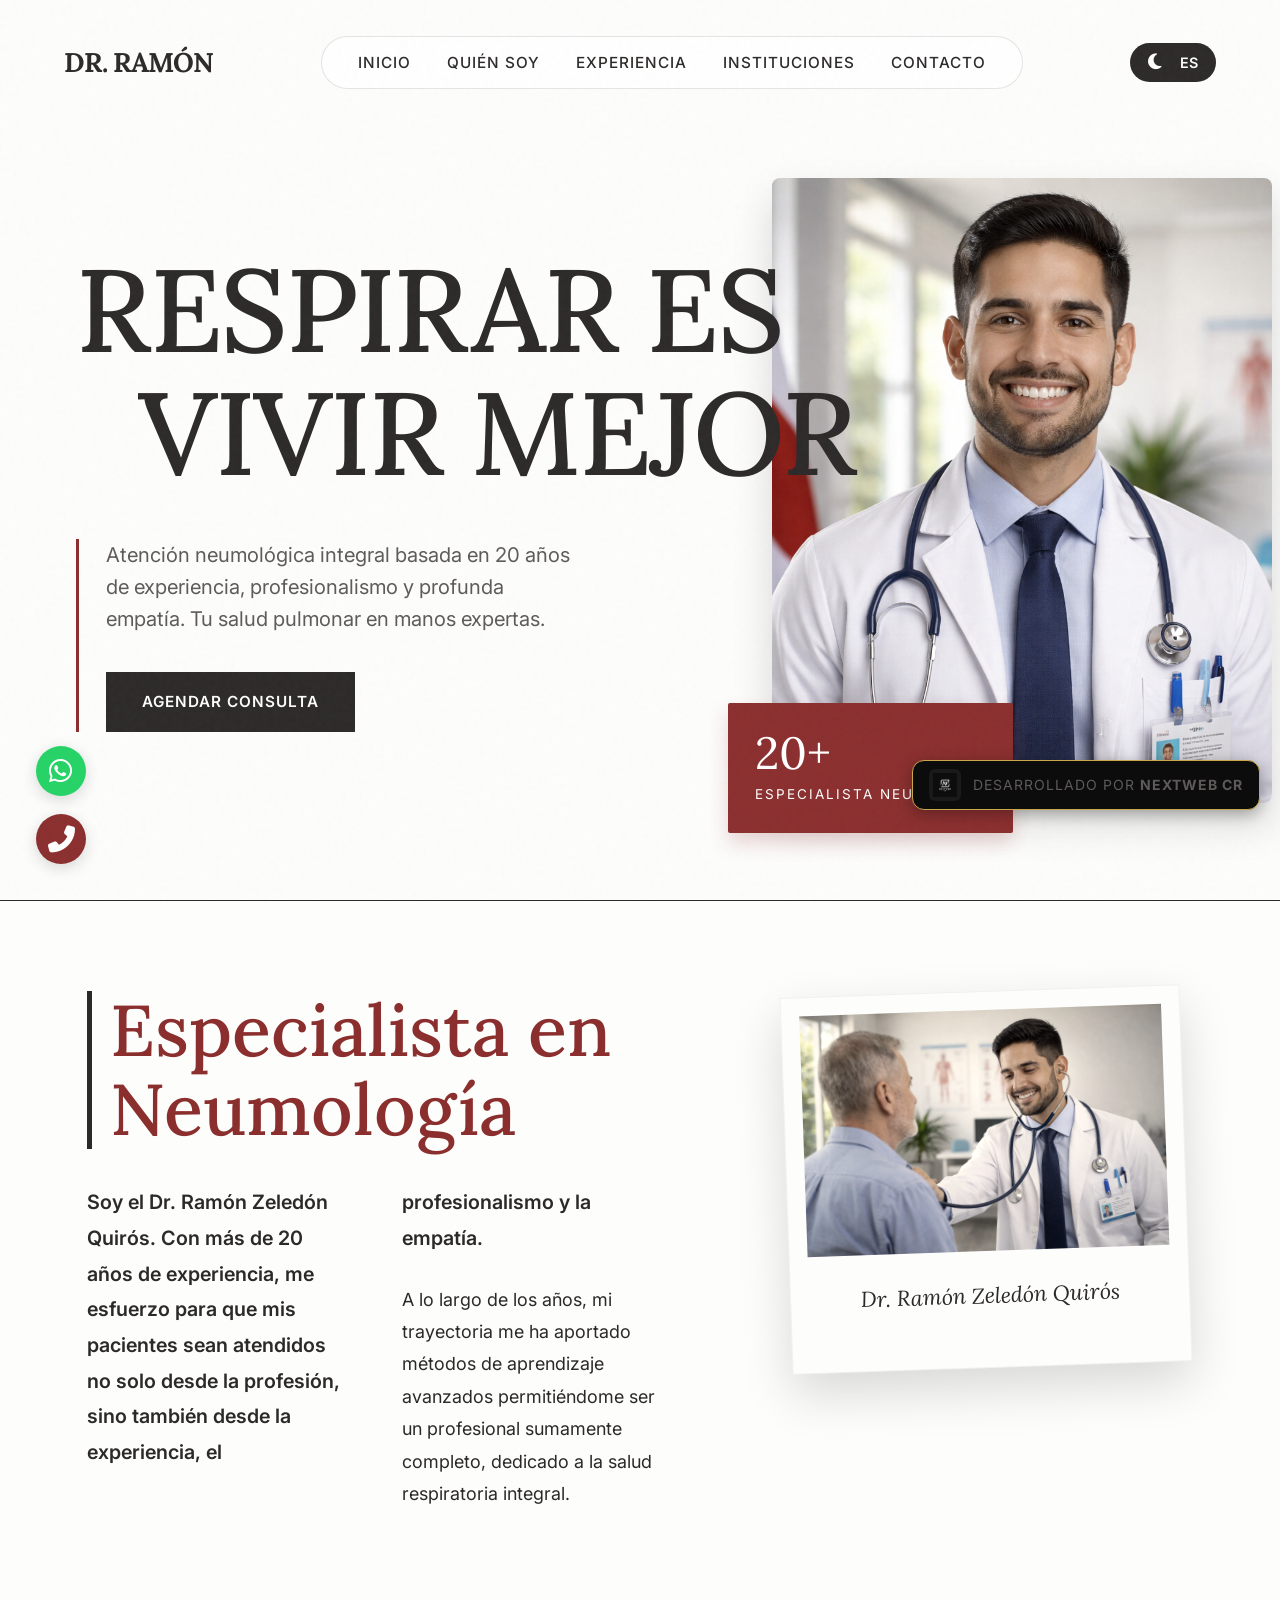
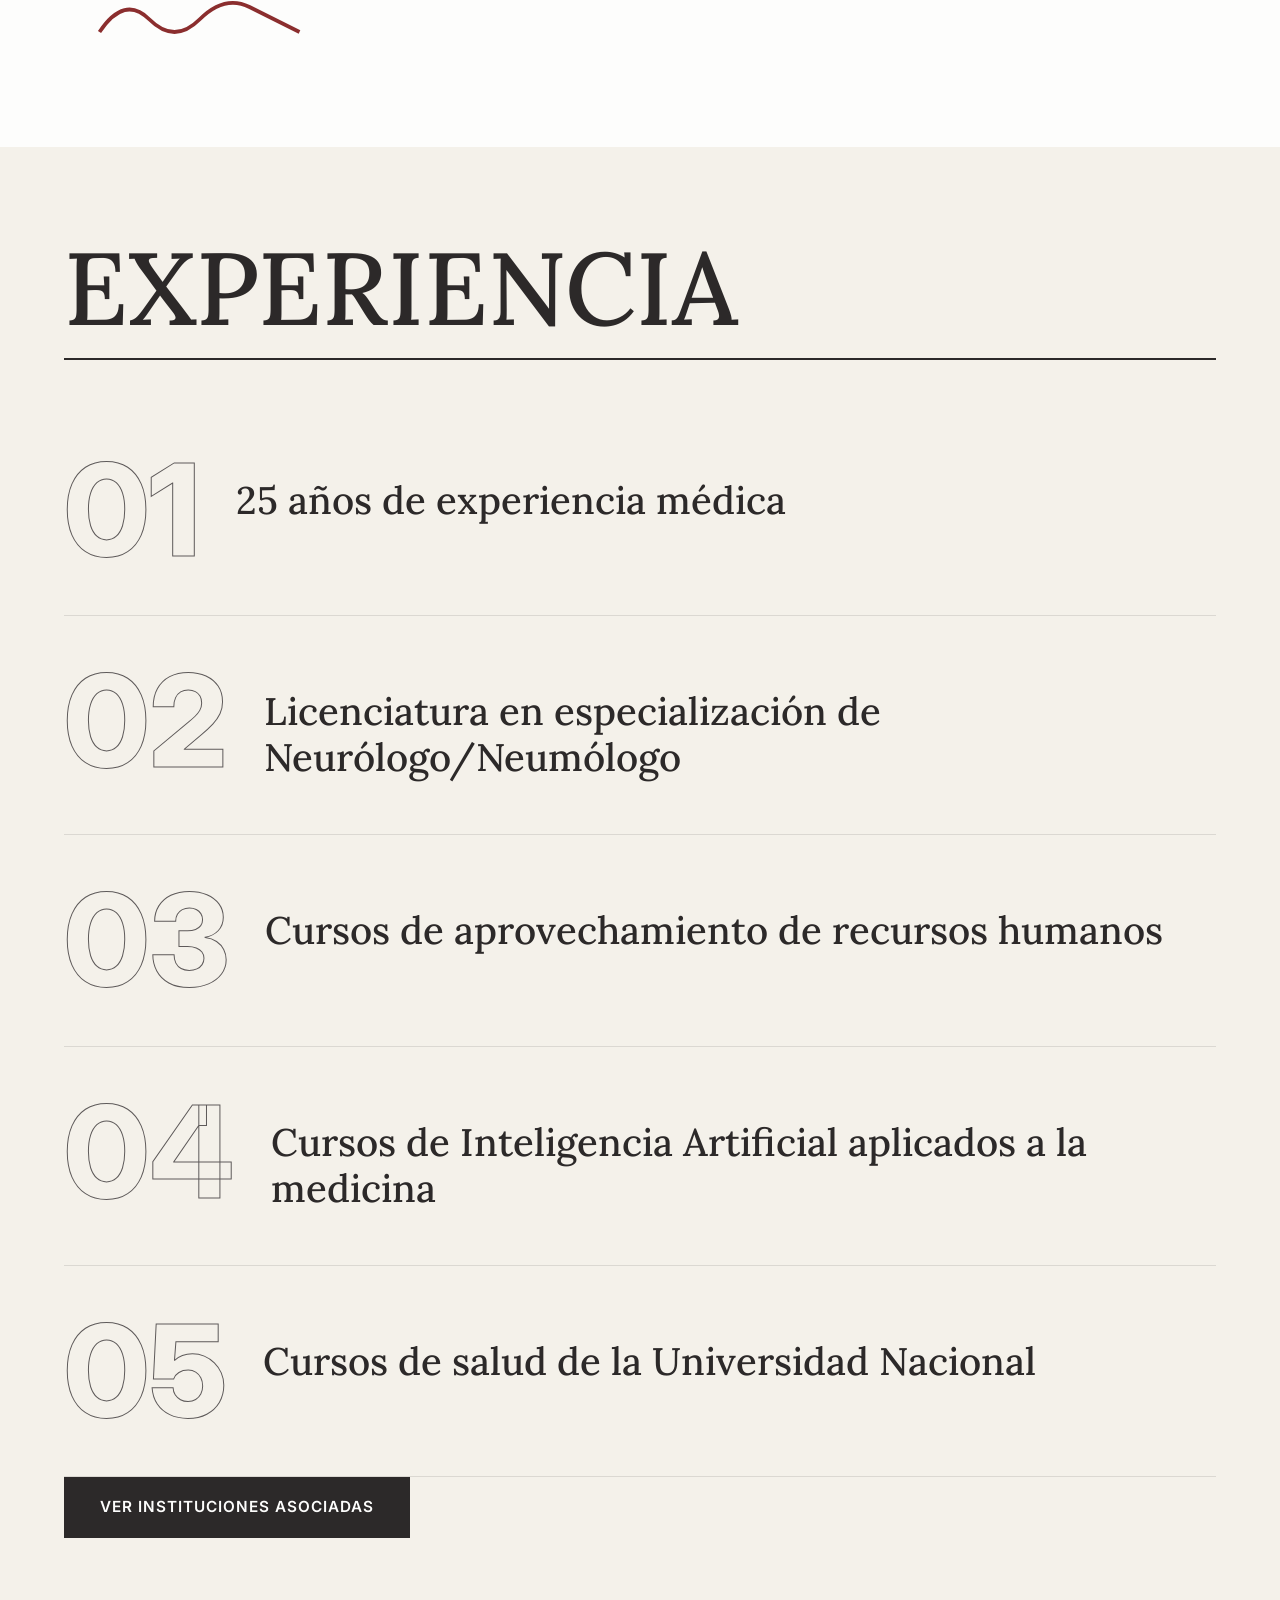
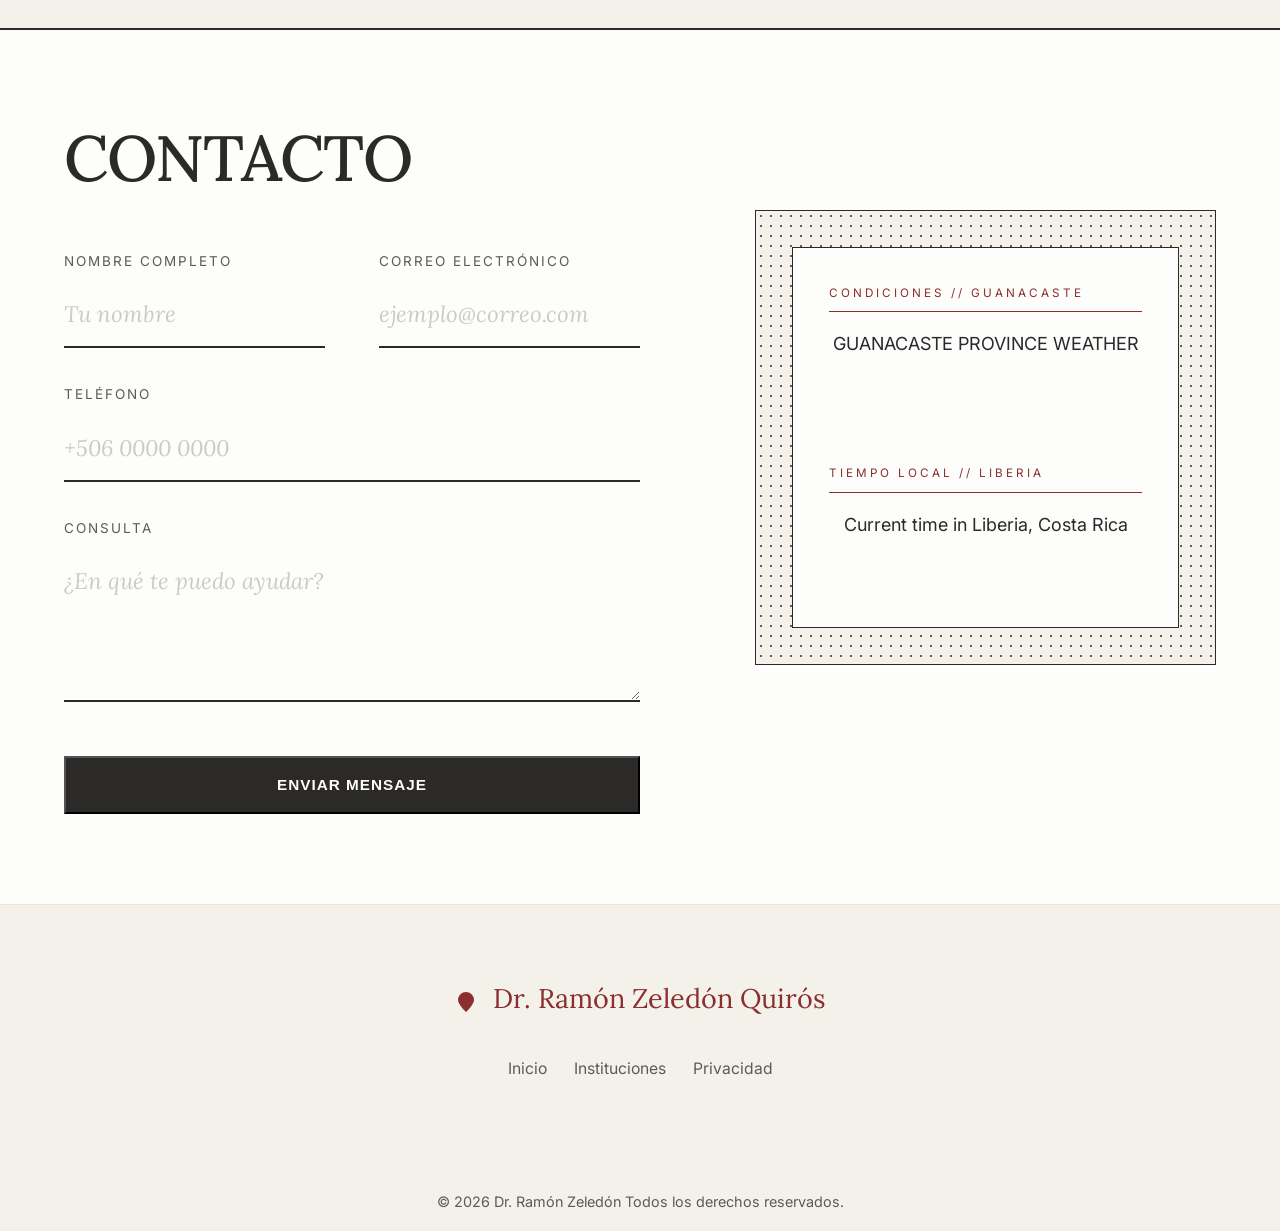
<file: index.html>
<!DOCTYPE html>
<html lang="es">

<head>
  <meta charset="UTF-8">
  <meta name="viewport" content="width=device-width, initial-scale=1.0, maximum-scale=5.0">
  <title>Dr. Ramón Zeledón Quirós | Neumólogo</title>

  <!-- Fonts -->
  <link rel="preconnect" href="https://fonts.googleapis.com">
  <link rel="preconnect" href="https://fonts.gstatic.com" crossorigin>
  <link
    href="https://fonts.googleapis.com/css2?family=Inter:wght@400;500;600&family=Lora:ital,wght@0,400;0,500;0,600;1,400&display=swap"
    rel="stylesheet">

  <!-- FontAwesome for standard icons -->
  <link rel="stylesheet" href="https://cdnjs.cloudflare.com/ajax/libs/font-awesome/6.4.0/css/all.min.css">

  <!-- CSS -->
  <link rel="stylesheet" href="css/style.css">
  <link rel="stylesheet" href="css/components.css">

  <style>
    /* Specific styles for index sections */
    .about-container,
    .contact-container {
      display: grid;
      gap: var(--space-xl);
      align-items: center;
    }

    .about-image {
      margin: 0 auto;
      max-width: 400px;
      border-radius: 4px;
      overflow: hidden;
      box-shadow: 0 20px 40px rgba(0, 0, 0, 0.1);
    }

    .experience-list {
      list-style: none;
      max-width: 800px;
      margin: 0 auto;
    }

    .experience-item {
      padding: var(--space-md);
      border-bottom: 1px solid rgba(139, 46, 46, 0.2);
      display: flex;
      align-items: flex-start;
      gap: 1rem;
    }

    .experience-item i {
      color: var(--accent);
      font-size: 1.25rem;
      margin-top: 5px;
    }

    .experience-item h3 {
      font-size: 1.25rem;
      font-family: var(--font-sans);
      font-weight: 500;
      margin-bottom: 0.25rem;
    }

    .contact-form {
      display: flex;
      flex-direction: column;
      gap: 1.5rem;
      background-color: var(--bg-primary);
      padding: var(--space-lg);
      border-radius: 4px;
      box-shadow: 0 10px 30px rgba(0, 0, 0, 0.05);
    }

    .form-group {
      display: flex;
      flex-direction: column;
      gap: 0.5rem;
    }

    .form-group label {
      font-size: 0.875rem;
      font-weight: 500;
      color: var(--text-secondary);
    }

    .form-control {
      padding: 1rem;
      border: 1px solid rgba(0, 0, 0, 0.1);
      background-color: transparent;
      font-family: var(--font-sans);
      color: var(--text-primary);
      border-radius: 2px;
      transition: border-color 0.3s;
    }

    .form-control:focus {
      outline: none;
      border-color: var(--accent);
    }

    body.dark-mode .form-control {
      border-color: rgba(255, 255, 255, 0.1);
    }

    .widgets-container {
      display: flex;
      flex-direction: column;
      gap: 2rem;
    }

    @media (min-width: 768px) {

      .about-container,
      .contact-container {
        grid-template-columns: 1fr 1fr;
      }
    }
  </style>
</head>

<body>

  <!-- AVANT-GARDE NAVIGATION -->
  <nav class="nav-pill" id="navbar">
    <div class="nav-pill-inner">
      <a href="index.html" class="logo-text" data-i18n="nav_logo">Dr. Ramón</a>

      <div class="nav-links-brutalist" id="nav-menu">
        <a href="#inicio" data-i18n="nav_home">Inicio</a>
        <a href="#quien-soy" data-i18n="nav_about">Quién soy</a>
        <a href="#experiencia" data-i18n="nav_exp">Experiencia</a>
        <a href="instituciones.html" data-i18n="nav_institutions">Instituciones</a>
        <a href="#contacto" data-i18n="nav_contact">Contacto</a>
      </div>

      <div class="nav-actions">
        <button id="theme-toggle" class="btn-icon" aria-label="Cambiar tema">
          <i class="fas fa-moon"></i>
        </button>
        <button id="lang-toggle" class="btn-text">
          <span class="lang-text">ES</span>
        </button>
        <button class="menu-toggle-brutalist" id="menu-toggle" aria-label="Menú móvil">
          <i class="fas fa-bars"></i>
        </button>
      </div>
    </div>
  </nav>

  <!-- FLOATING ICONS -->
  <div class="floating-actions">
    <a href="https://wa.me/50670204207" class="float-btn float-wa" target="_blank" aria-label="WhatsApp">
      <i class="fab fa-whatsapp"></i>
    </a>
    <a href="tel:+506 70204207" class="float-btn float-tel" aria-label="Teléfono directo">
      <i class="fas fa-phone-alt"></i>
    </a>
  </div>

  <!-- AVANT-GARDE HERO SECTION -->
  <section id="inicio" class="hero-brutalist">
    <div class="hero-brutalist-grid">

      <div class="hero-text-column">
        <div class="oversized-type-wrapper fade-up">
          <h1 class="oversized-type" data-i18n="hero_title1">Respirar es</h1>
          <h1 class="oversized-type text-accent" data-i18n="hero_title2">Vivir Mejor</h1>
        </div>

        <div class="hero-brutalist-info fade-up" style="transition-delay: 0.2s;">
          <p class="brutalist-sub" data-i18n="hero_sub">Atención neumológica integral basada en 20 años de experiencia,
            profesionalismo y profunda empatía. Tu salud pulmonar en manos expertas.</p>
          <a href="https://calendar.app.google/jdGSYRA4eyBfwsUC9" target="_blank" class="btn-solid"
            data-i18n="btn_agenda">Agendar Consulta</a>
        </div>
      </div>

      <div class="hero-image-column fade-up" style="transition-delay: 0.4s;">
        <img src="img/hero/hero1.png" alt="Dr. Ramón Zeledón Quirós - Neumólogo" class="hero-img-raw">
        <div class="hero-badge-raw">
          <span class="raw-num">20+</span>
          <span class="raw-text" data-i18n="hero_badge">Especialista Neumólogo</span>
        </div>
      </div>

    </div>
  </section>

  <!-- AVANT-GARDE ABOUT SECTION -->
  <section id="quien-soy" class="section section-about-brutalist">
    <div class="about-brutalist-grid">

      <div class="about-portrait-col fade-up">
        <div class="polaroid-wrapper">
          <img src="img/acerca/acerca1.png" alt="Retrato Dr. Ramón Zeledón" class="polaroid-img">
          <div class="polaroid-caption" data-i18n="about_title">Dr. Ramón Zeledón Quirós</div>
        </div>
      </div>

      <div class="about-text-col fade-up" style="transition-delay: 0.2s;">
        <h2 class="brutalist-pull-quote" data-i18n="about_subtitle">Especialista en Neumología</h2>

        <div class="newspaper-columns">
          <p class="newspaper-lead" data-i18n="about_p1">Soy el Dr. Ramón Zeledón Quirós. Con más de 20 años de
            experiencia, me esfuerzo para que mis pacientes sean atendidos no solo desde la profesión, sino también
            desde la experiencia, el profesionalismo y la empatía.</p>
          <p class="newspaper-body" data-i18n="about_p2">A lo largo de los years, mi trayectoria me ha aportado métodos
            de aprendizaje avanzados permitiéndome ser un profesional sumamente completo, dedicado a la salud
            respiratoria integral.</p>
        </div>

        <div class="brutalist-signature">
          <img
            src="data:image/svg+xml;utf8,<svg xmlns='http://www.w3.org/2000/svg' viewBox='0 0 200 60'><path d='M10,40 Q30,10 50,30 T90,30 T130,20 T170,40' fill='none' stroke='%238b2e2e' stroke-width='3'/></svg>"
            alt="Firma Dr. Ramón" class="signature-raw">
        </div>
      </div>

    </div>
  </section>

  <!-- AVANT-GARDE EXPERIENCE SECTION -->
  <section id="experiencia" class="section section-exp-brutalist">
    <div class="exp-brutalist-header fade-up">
      <h2 class="oversized-type-small" data-i18n="sec_exp">Experiencia</h2>
    </div>

    <div class="brutalist-list-container">

      <div class="brutalist-list-item fade-up">
        <div class="big-number">01</div>
        <div class="item-details">
          <h3 data-i18n="exp_1">25 años de experiencia médica</h3>
          <div class="hover-line"></div>
        </div>
      </div>

      <div class="brutalist-list-item fade-up">
        <div class="big-number">02</div>
        <div class="item-details">
          <h3 data-i18n="exp_2">Licenciatura en especialización de Neurólogo/Neumólogo</h3>
          <div class="hover-line"></div>
        </div>
      </div>

      <div class="brutalist-list-item fade-up">
        <div class="big-number">03</div>
        <div class="item-details">
          <h3 data-i18n="exp_3">Cursos de aprovechamiento de recursos humanos</h3>
          <div class="hover-line"></div>
        </div>
      </div>

      <div class="brutalist-list-item fade-up">
        <div class="big-number">04</div>
        <div class="item-details">
          <h3 data-i18n="exp_4">Cursos de Inteligencia Artificial aplicados a la medicina</h3>
          <div class="hover-line"></div>
        </div>
      </div>

      <div class="brutalist-list-item fade-up">
        <div class="big-number">05</div>
        <div class="item-details">
          <h3 data-i18n="exp_5">Cursos de salud de la Universidad Nacional</h3>
          <div class="hover-line"></div>
        </div>
      </div>

    </div>

    <a href="instituciones.html" class="btn-solid" data-i18n="btn_institutions">Ver Instituciones Asociadas</a>
  </section>

  <!-- AVANT-GARDE CONTACT SECTION -->
  <section id="contacto" class="section section-contact-brutalist">
    <div class="contact-brutalist-grid">

      <div class="contact-form-col fade-up">
        <h2 class="brutalist-section-title" data-i18n="sec_contact">Contacto</h2>

        <form class="brutalist-form">
          <div class="form-row">
            <div class="form-group-raw">
              <label for="nombre" data-i18n="form_name">Nombre completo</label>
              <input type="text" id="nombre" name="nombre" class="input-raw" required
                data-i18n-placeholder="form_name_ph" placeholder="Tu nombre">
            </div>

            <div class="form-group-raw">
              <label for="email" data-i18n="form_email">Correo electrónico</label>
              <input type="email" id="email" name="email" class="input-raw" required
                data-i18n-placeholder="form_email_ph" placeholder="nextwebsoluciones@gmail.com">
            </div>
          </div>

          <div class="form-group-raw">
            <label for="telefono" data-i18n="form_phone">Teléfono</label>
            <input type="tel" id="telefono" name="telefono" class="input-raw" required
              data-i18n-placeholder="form_phone_ph" placeholder="+506 7020 4207 ">
          </div>

          <div class="form-group-raw">
            <label for="mensaje" data-i18n="form_query">Consulta</label>
            <textarea id="mensaje" name="mensaje" rows="4" class="input-raw" required
              data-i18n-placeholder="form_query_ph" placeholder="¿En qué te puedo ayudar?"></textarea>
          </div>

          <button type="submit" class="btn-solid btn-full" data-i18n="form_submit">Enviar Mensaje</button>
        </form>
      </div>

      <div class="contact-data-col fade-up" style="transition-delay: 0.2s;">
        <div class="data-readout-grid">
          <!-- WEATHER -->
          <div class="data-module">
            <span class="data-label">CONDICIONES // GUANACASTE</span>
            <div class="widget-container-raw">
              <a class="weatherwidget-io" href="https://forecast7.com/es/10d63n85d44/liberia/"
                data-label_1="GUANACASTE PROVINCE" data-label_2="WEATHER" data-icons="Climacons Animated"
                data-theme="original">GUANACASTE PROVINCE WEATHER</a>
              <script>
                !function (d, s, id) { var js, fjs = d.getElementsByTagName(s)[0]; if (!d.getElementById(id)) { js = d.createElement(s); js.id = id; js.src = 'https://weatherwidget.io/js/widget.min.js'; fjs.parentNode.insertBefore(js, fjs); } }(document, 'script', 'weatherwidget-io-js');
              </script>
            </div>
          </div>

          <!-- CLOCK -->
          <div class="data-module">
            <span class="data-label">TIEMPO LOCAL // LIBERIA</span>
            <div class="widget-container-raw">
              <script src="https://cdn.logwork.com/widget/digital.js"></script>
              <a href="https://logwork.com/current-time-in-liberia-costa-rica-guanacaste" class="digital-clock"
                data-style="flip" data-size="400" data-timezone="America/Costa_Rica" data-language="en">Current time in
                Liberia, Costa Rica</a>
            </div>
          </div>
        </div>
      </div>

    </div>
  </section>

  <!-- FOOTER -->
  <footer class="footer">
    <div class="container footer-content">
      <div class="footer-logo">
        <svg viewBox="0 0 24 24" width="24" height="24" fill="none" xmlns="http://www.w3.org/2000/svg"
          style="vertical-align: middle; margin-right: 8px;">
          <path d="M12 2C8 2 4 5.5 4 10C4 14.5 12 22 12 22C12 22 20 14.5 20 10C20 5.5 16 2 12 2Z"
            fill="var(--accent)" />
        </svg>
        Dr. Ramón Zeledón Quirós
      </div>
      <div class="footer-links">
        <a href="index.html" data-i18n="nav_home">Inicio</a>
        <a href="instituciones.html" data-i18n="nav_institutions">Instituciones</a>
        <a href="privacidad.html" data-i18n="nav_privacy">Privacidad</a>
      </div>
      <div class="footer-bottom">
        &copy; <span id="year"></span> Dr. Ramón Zeledón <span data-i18n="footer_rights">Todos los derechos
          reservados.</span>
      </div>
    </div>
  </footer>

  <!-- TAWK.TO SCRIPT -->
  <script type="text/javascript">
    var Tawk_API = Tawk_API || {}, Tawk_LoadStart = new Date();
    (function () {
      var s1 = document.createElement("script"), s0 = document.getElementsByTagName("script")[0];
      s1.async = true;
      s1.src = 'https://embed.tawk.to/69633d7c987b03197cb20051/1jelqgcbd';
      s1.charset = 'UTF-8';
      s1.setAttribute('crossorigin', '*');
      s0.parentNode.insertBefore(s1, s0);
    })();
  </script>

  <!-- NEXTWEB BADGE -->
  <a href="https://nextwebcr.com" target="_blank">
  <div class="nextweb-badge">
    <div class="badge-logo-container">
      <img src="img/logo.png" alt="NextWeb CR Logo">
    </div>
    <div class="badge-text">Desarrollado por <strong>NextWeb CR</strong></div>
  </div>
  </a>
  <!-- LOCAL SCRIPTS -->
  <script src="js/main.js" defer></script>


</body>

</html>
</file>
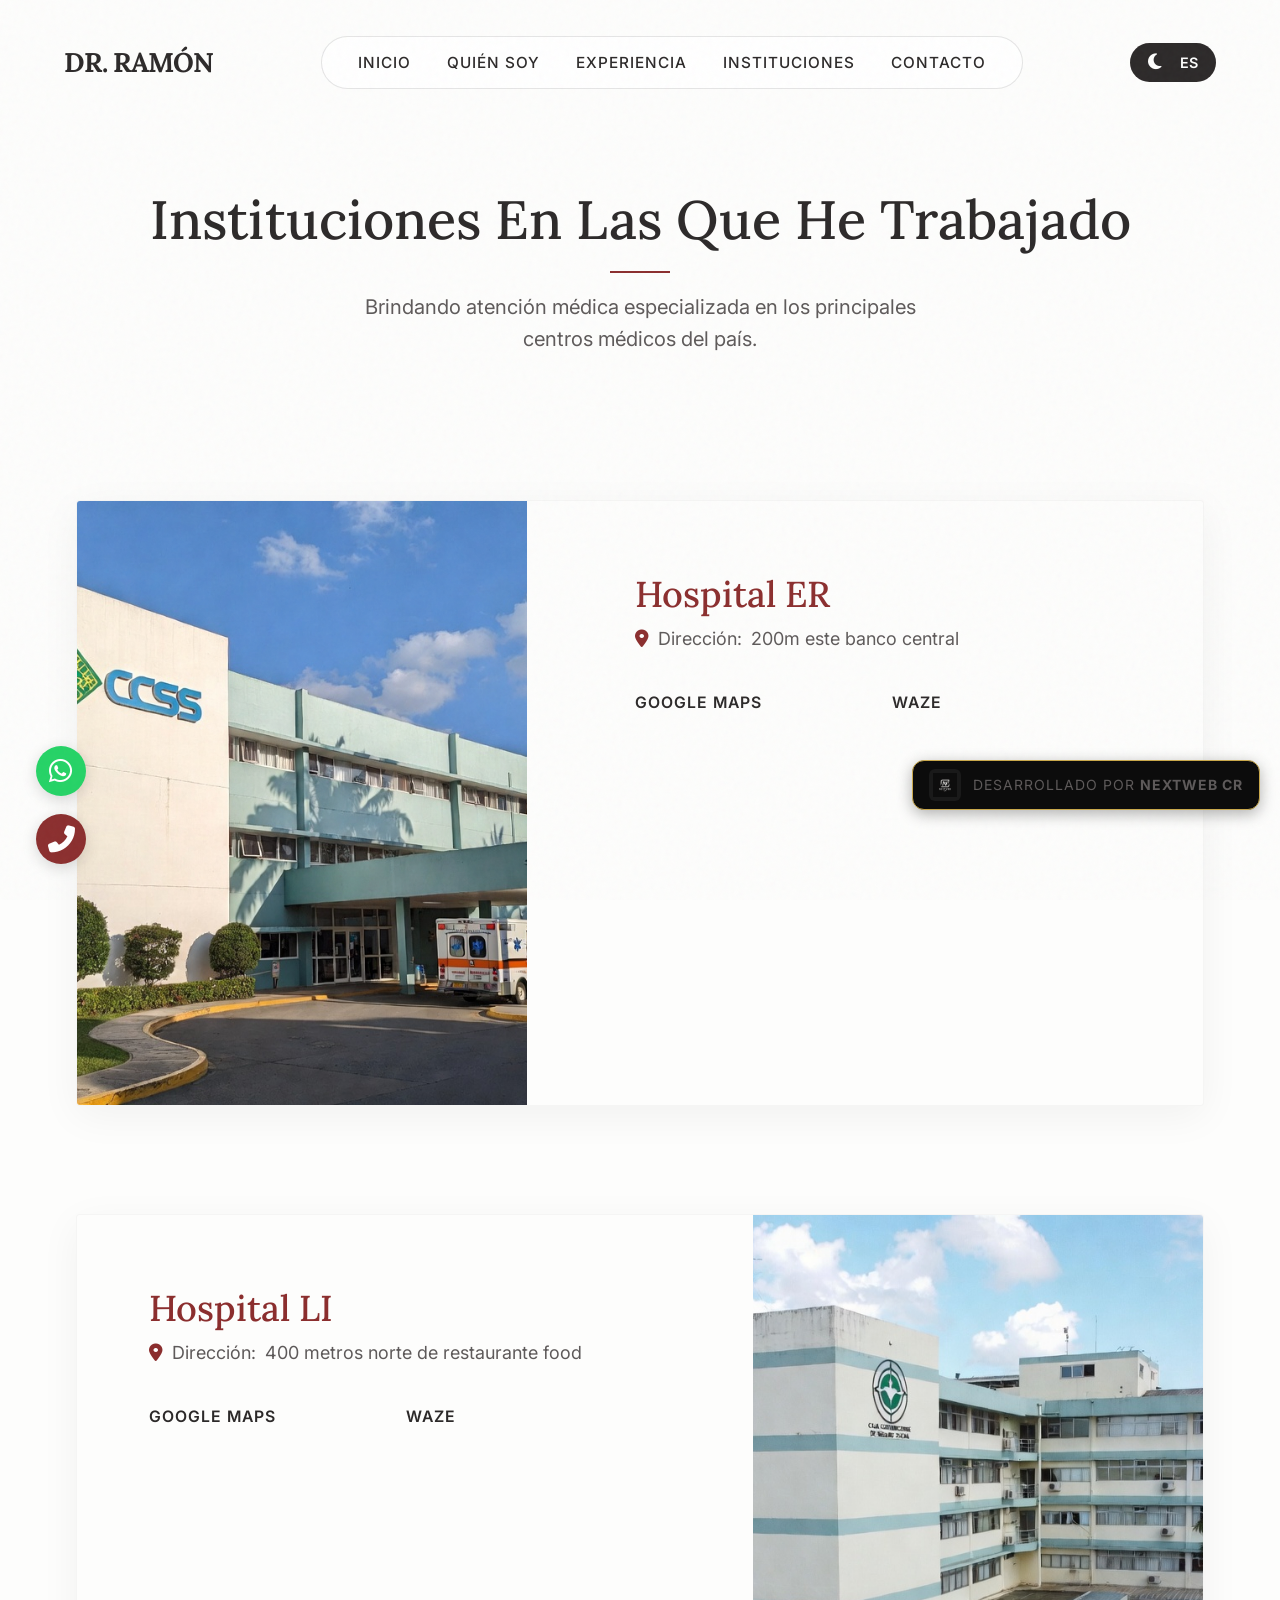
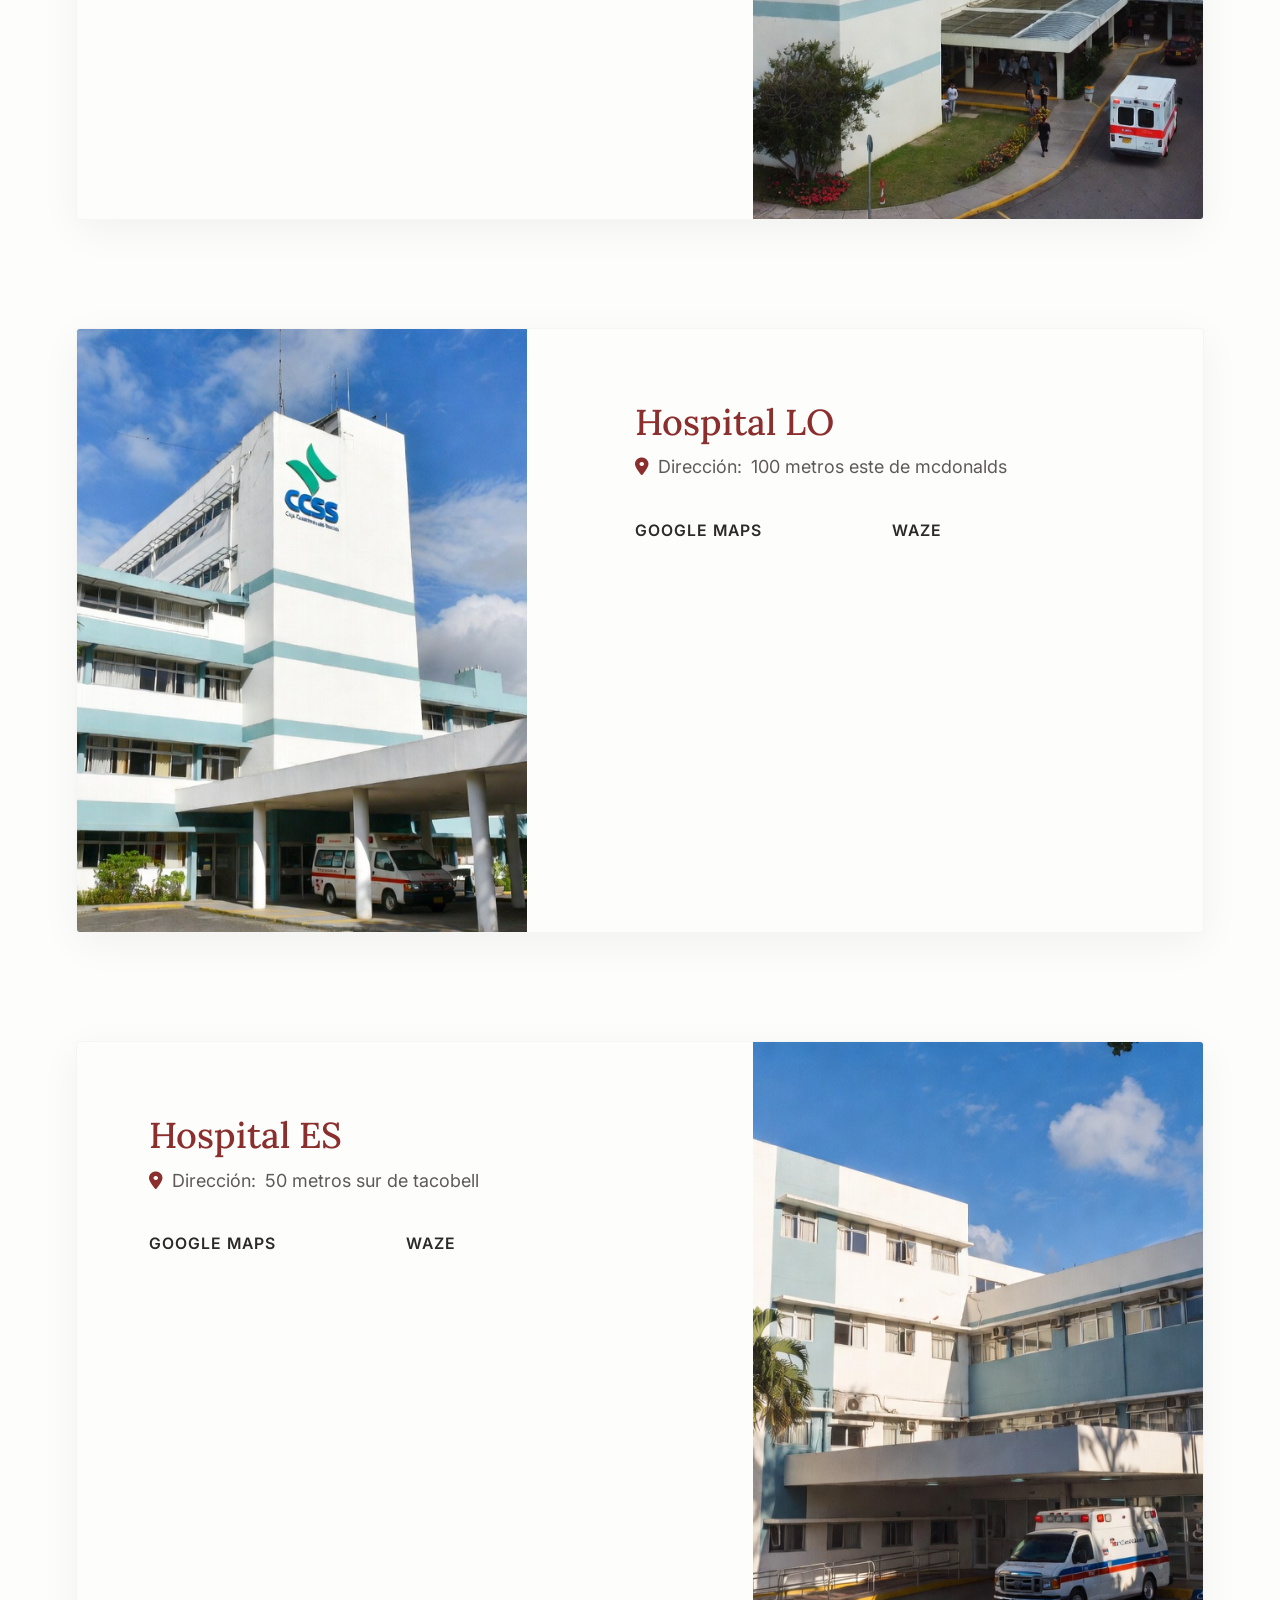
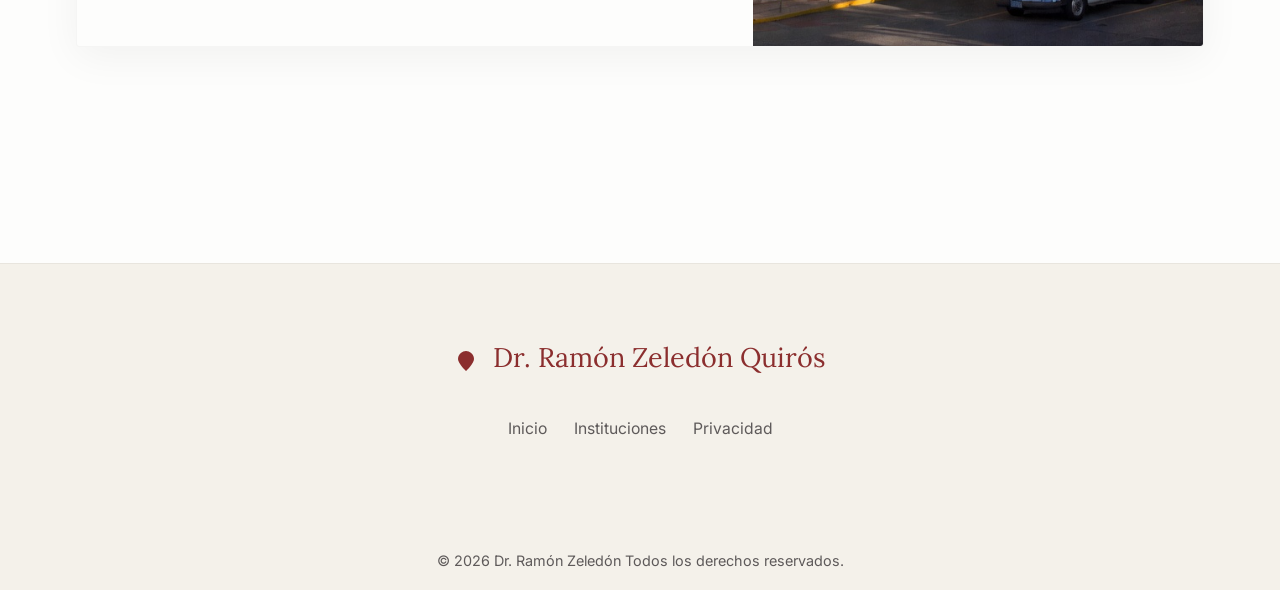
<file: instituciones.html>
<!DOCTYPE html>
<html lang="es">

<head>
    <meta charset="UTF-8">
    <meta name="viewport" content="width=device-width, initial-scale=1.0, maximum-scale=5.0">
    <title>Instituciones | Dr. Ramón Zeledón Quirós</title>

    <link rel="preconnect" href="https://fonts.googleapis.com">
    <link rel="preconnect" href="https://fonts.gstatic.com" crossorigin>
    <link
        href="https://fonts.googleapis.com/css2?family=Inter:wght@400;500;600&family=Lora:ital,wght@0,400;0,500;0,600;1,400&display=swap"
        rel="stylesheet">
    <link rel="stylesheet" href="https://cdnjs.cloudflare.com/ajax/libs/font-awesome/6.4.0/css/all.min.css">

    <link rel="stylesheet" href="css/style.css">
    <link rel="stylesheet" href="css/components.css">

    <style>
        /* Specific styles for institutions */
        .page-header {
            padding: calc(var(--header-height) + var(--space-xl)) 0 var(--space-md);
            text-align: center;
            background-color: var(--bg-primary);
        }

        .hospital-card {
            display: flex;
            flex-direction: column;
            gap: var(--space-md);
            margin-bottom: var(--space-xl);
            background-color: var(--bg-primary);
            border-radius: 4px;
            overflow: hidden;
            box-shadow: 0 10px 40px rgba(0, 0, 0, 0.05);
            border: 1px solid rgba(0, 0, 0, 0.03);
        }

        body.dark-mode .hospital-card {
            border: 1px solid rgba(255, 255, 255, 0.05);
            background-color: var(--bg-secondary);
        }

        .hospital-img {
            width: 100%;
            height: 300px;
            object-fit: cover;
        }

        .hospital-content {
            padding: var(--space-lg);
        }

        .hospital-title {
            font-size: 2rem;
            margin-bottom: 0.5rem;
            color: var(--accent);
        }

        .hospital-address {
            font-family: var(--font-sans);
            color: var(--text-secondary);
            font-size: 1rem;
            margin-bottom: 2rem;
            display: flex;
            align-items: center;
            gap: 0.5rem;
        }

        .map-container {
            display: grid;
            gap: 1rem;
        }

        .map-box {
            width: 100%;
            border-radius: 4px;
            overflow: hidden;
        }

        .map-box iframe {
            width: 100%;
            height: 300px;
            border: 0;
        }

        .map-label {
            font-weight: 600;
            margin-bottom: 0.5rem;
            font-size: 0.875rem;
            text-transform: uppercase;
            letter-spacing: 1px;
        }

        @media (min-width: 768px) {
            .map-container {
                grid-template-columns: 1fr 1fr;
            }
        }

        @media (min-width: 1024px) {
            .hospital-card {
                flex-direction: row;
            }

            .hospital-img {
                width: 40%;
                height: auto;
            }

            .hospital-content {
                width: 60%;
            }

            .hospital-card:nth-child(even) {
                flex-direction: row-reverse;
            }
        }
    </style>
</head>

<body>

    <!-- AVANT-GARDE NAVIGATION -->
    <nav class="nav-pill" id="navbar">
        <div class="nav-pill-inner">
            <a href="index.html" class="logo-text" data-i18n="nav_logo">Dr. Ramón</a>

            <div class="nav-links-brutalist" id="nav-menu">
                <a href="index.html" data-i18n="nav_home">Inicio</a>
                <a href="index.html#quien-soy" data-i18n="nav_about">Quién soy</a>
                <a href="index.html#experiencia" data-i18n="nav_exp">Experiencia</a>
                <a href="instituciones.html" data-i18n="nav_institutions">Instituciones</a>
                <a href="index.html#contacto" data-i18n="nav_contact">Contacto</a>
            </div>

            <div class="nav-actions">
                <button id="theme-toggle" class="btn-icon" aria-label="Cambiar tema">
                    <i class="fas fa-moon"></i>
                </button>
                <button id="lang-toggle" class="btn-text">
                    <span class="lang-text">ES</span>
                </button>
                <button class="menu-toggle-brutalist" id="menu-toggle" aria-label="Menú móvil">
                    <i class="fas fa-bars"></i>
                </button>
            </div>
        </div>
    </nav>

    <!-- FLOATING ICONS -->
    <div class="floating-actions">
        <a href="https://wa.me/50670204207" class="float-btn float-wa" target="_blank" aria-label="WhatsApp">
            <i class="fab fa-whatsapp"></i>
        </a>
        <a href="tel:+506 70204207" class="float-btn float-tel" aria-label="Teléfono directo">
            <i class="fas fa-phone-alt"></i>
        </a>
    </div>

    <div class="page-header section-bg fade-up">
        <div class="container">
            <h1 class="section-title" data-i18n="inst_title" style="margin-bottom: 1rem;">Instituciones En Las Que He
                Trabajado</h1>
            <p style="font-size: 1.125rem; color: var(--text-secondary); max-width: 600px; margin: 0 auto;"
                data-i18n="inst_sub">Brindando atención médica especializada en los principales centros médicos del
                país.</p>
        </div>
    </div>

    <section class="section">
        <div class="container">

            <!-- HOSPITAL ER -->
            <div class="hospital-card fade-up">
                <img src="img/hospitales/hospitalER.jpg" alt="Hospital ER" class="hospital-img">
                <div class="hospital-content">
                    <h2 class="hospital-title">Hospital ER</h2>
                    <p class="hospital-address"><i class="fas fa-map-marker-alt" style="color:var(--accent)"></i> <span
                            data-i18n="dir_label">Dirección:</span> 200m este banco central</p>
                    <div class="map-container">
                        <div class="map-box">
                            <div class="map-label" data-i18n="btn_maps">Google Maps</div>
                            <iframe
                                src="https://www.google.com/maps/embed?pb=!1m18!1m12!1m3!1d60617.60704605025!2d-85.51711382490151!3d10.629533388934833!2m3!1f0!2f0!3f0!3m2!1i1024!2i768!4f13.1!3m3!1m2!1s0x8f757d2a8a1c08e5%3A0xb2f8a494fb368393!2sProvincia%20de%20Guanacaste%2C%20Liberia!5e1!3m2!1ses-419!2scr!4v1769628204690!5m2!1ses-419!2scr"
                                allowfullscreen="" loading="lazy" referrerpolicy="no-referrer-when-downgrade"></iframe>
                        </div>
                        <div class="map-box">
                            <div class="map-label" data-i18n="btn_waze">Waze</div>
                            <iframe src="https://embed.waze.com/iframe?zoom=16&lat=10.636270&lon=-85.430546&ct=livemap"
                                allowfullscreen></iframe>
                        </div>
                    </div>
                </div>
            </div>

            <!-- HOSPITAL LI -->
            <div class="hospital-card fade-up">
                <img src="img/hospitales/hospitalLI.jpg" alt="Hospital LI" class="hospital-img">
                <div class="hospital-content">
                    <h2 class="hospital-title">Hospital LI</h2>
                    <p class="hospital-address"><i class="fas fa-map-marker-alt" style="color:var(--accent)"></i> <span
                            data-i18n="dir_label">Dirección:</span> 400 metros norte de restaurante food</p>
                    <div class="map-container">
                        <div class="map-box">
                            <div class="map-label" data-i18n="btn_maps">Google Maps</div>
                            <iframe
                                src="https://www.google.com/maps/embed?pb=!1m18!1m12!1m3!1d60766.0012329061!2d-83.96638927949621!3d9.854204852301624!2m3!1f0!2f0!3f0!3m2!1i1024!2i768!4f13.1!3m3!1m2!1s0x8fa0df1021af2921%3A0xb5e5548558a39c52!2sProvincia%20de%20Cartago%2C%20Cartago!5e1!3m2!1ses-419!2scr!4v1769628282027!5m2!1ses-419!2scr"
                                allowfullscreen="" loading="lazy" referrerpolicy="no-referrer-when-downgrade"></iframe>
                        </div>
                        <div class="map-box">
                            <div class="map-label" data-i18n="btn_waze">Waze</div>
                            <iframe src="https://embed.waze.com/iframe?zoom=13&lat=9.864166&lon=-83.921642&ct=livemap"
                                allowfullscreen></iframe>
                        </div>
                    </div>
                </div>
            </div>

            <!-- HOSPITAL LO -->
            <div class="hospital-card fade-up">
                <img src="img/hospitales/hospitalLO.jpg" alt="Hospital LO" class="hospital-img">
                <div class="hospital-content">
                    <h2 class="hospital-title">Hospital LO</h2>
                    <p class="hospital-address"><i class="fas fa-map-marker-alt" style="color:var(--accent)"></i> <span
                            data-i18n="dir_label">Dirección:</span> 100 metros este de mcdonalds</p>
                    <div class="map-container">
                        <div class="map-box">
                            <div class="map-label" data-i18n="btn_maps">Google Maps</div>
                            <iframe
                                src="https://www.google.com/maps/embed?pb=!1m18!1m12!1m3!1d30371.47531201622!2d-84.84282060196878!3d9.978550118033002!2m3!1f0!2f0!3f0!3m2!1i1024!2i768!4f13.1!3m3!1m2!1s0x8fa02eb96dada6b7%3A0x3f48bd110f83d5ec!2sProvincia%20de%20Puntarenas%2C%20Puntarenas!5e1!3m2!1ses-419!2scr!4v1769628403476!5m2!1ses-419!2scr"
                                allowfullscreen="" loading="lazy" referrerpolicy="no-referrer-when-downgrade"></iframe>
                        </div>
                        <div class="map-box">
                            <div class="map-label" data-i18n="btn_waze">Waze</div>
                            <iframe src="https://embed.waze.com/iframe?zoom=14&lat=9.979155&lon=-84.829731&ct=livemap"
                                allowfullscreen></iframe>
                        </div>
                    </div>
                </div>
            </div>

            <!-- HOSPITAL ES -->
            <div class="hospital-card fade-up">
                <img src="img/hospitales/hospitalES.jpg" alt="Hospital ES" class="hospital-img">
                <div class="hospital-content">
                    <h2 class="hospital-title">Hospital ES</h2>
                    <p class="hospital-address"><i class="fas fa-map-marker-alt" style="color:var(--accent)"></i> <span
                            data-i18n="dir_label">Dirección:</span> 50 metros sur de tacobell</p>
                    <div class="map-container">
                        <div class="map-box">
                            <div class="map-label" data-i18n="btn_maps">Google Maps</div>
                            <iframe
                                src="https://www.google.com/maps/embed?pb=!1m18!1m12!1m3!1d15170.466267769609!2d-85.84836965417702!3d10.3008884371251!2m3!1f0!2f0!3f0!3m2!1i1024!2i768!4f13.1!3m3!1m2!1s0x8f9e39409203c30f%3A0xbb189f5e2cc1f893!2sProvincia%20de%20Guanacaste%2C%20Tamarindo!5e1!3m2!1ses-419!2scr!4v1769628482557!5m2!1ses-419!2scr"
                                allowfullscreen="" loading="lazy" referrerpolicy="no-referrer-when-downgrade"></iframe>
                        </div>
                        <div class="map-box">
                            <div class="map-label" data-i18n="btn_waze">Waze</div>
                            <iframe src="https://embed.waze.com/iframe?zoom=15&lat=10.297856&lon=-85.841417&ct=livemap"
                                allowfullscreen></iframe>
                        </div>
                    </div>
                </div>
            </div>

        </div>
    </section>

    <!-- FOOTER -->
    <footer class="footer">
        <div class="container footer-content">
            <div class="footer-logo">
                <svg viewBox="0 0 24 24" width="24" height="24" fill="none" xmlns="http://www.w3.org/2000/svg"
                    style="vertical-align: middle; margin-right: 8px;">
                    <path d="M12 2C8 2 4 5.5 4 10C4 14.5 12 22 12 22C12 22 20 14.5 20 10C20 5.5 16 2 12 2Z"
                        fill="var(--accent)" />
                </svg>
                Dr. Ramón Zeledón Quirós
            </div>
            <div class="footer-links">
                <a href="index.html" data-i18n="nav_home">Inicio</a>
                <a href="instituciones.html" data-i18n="nav_institutions">Instituciones</a>
                <a href="privacidad.html" data-i18n="nav_privacy">Privacidad</a>
            </div>
            <div class="footer-bottom">
                &copy; <span id="year"></span> Dr. Ramón Zeledón <span data-i18n="footer_rights">Todos los
                    derechos reservados.</span>
            </div>
        </div>
    </footer>

    <!-- TAWK.TO SCRIPT -->
    <script type="text/javascript">
        var Tawk_API = Tawk_API || {}, Tawk_LoadStart = new Date();
        (function () {
            var s1 = document.createElement("script"), s0 = document.getElementsByTagName("script")[0];
            s1.async = true;
            s1.src = 'https://embed.tawk.to/69633d7c987b03197cb20051/1jelqgcbd';
            s1.charset = 'UTF-8';
            s1.setAttribute('crossorigin', '*');
            s0.parentNode.insertBefore(s1, s0);
        })();
    </script>

    <!-- NEXTWEB BADGE -->
  <a href="https://nextwebcr.com" target="_blank">
  <div class="nextweb-badge">
    <div class="badge-logo-container">
      <img src="img/logo.png" alt="NextWeb CR Logo">
    </div>
    <div class="badge-text">Desarrollado por <strong>NextWeb CR</strong></div>
  </div>
  </a>
    <!-- LOCAL SCRIPTS -->
    <script src="js/main.js" defer></script>
</body>

</html>
</file>
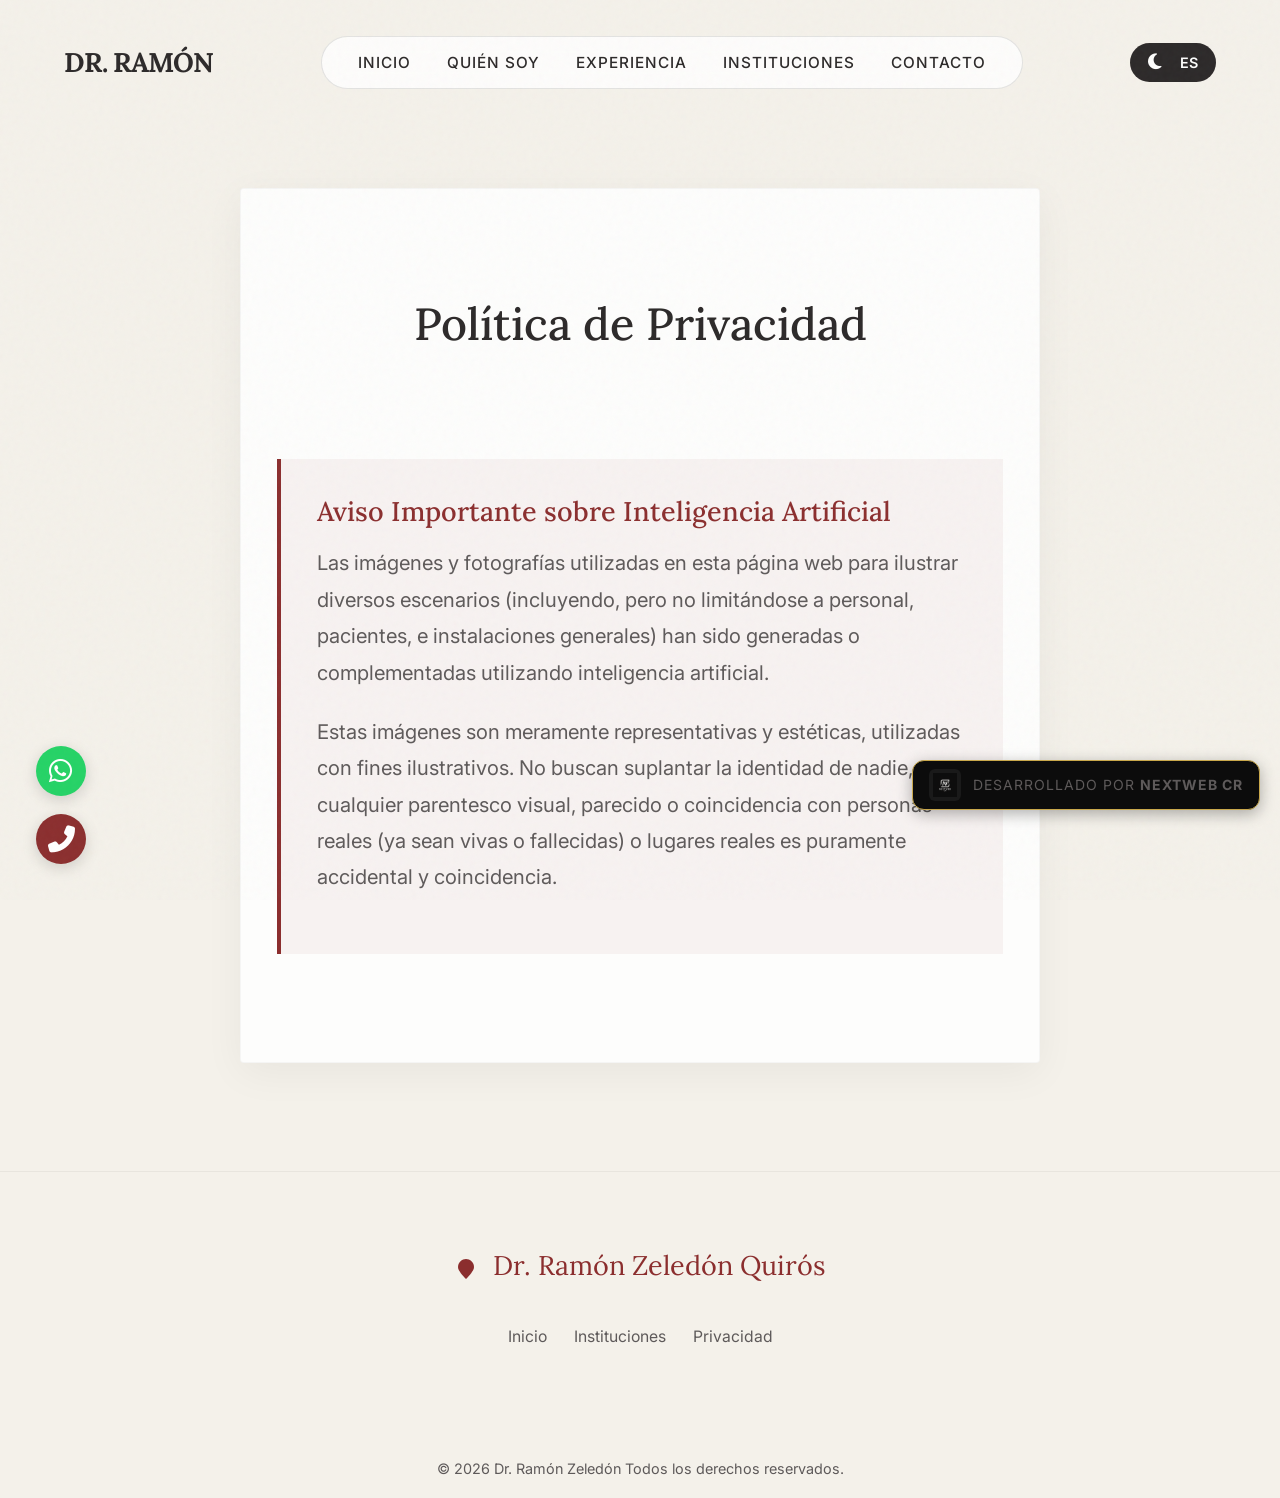
<file: privacidad.html>
<!DOCTYPE html>
<html lang="es">

<head>
    <meta charset="UTF-8">
    <meta name="viewport" content="width=device-width, initial-scale=1.0, maximum-scale=5.0">
    <title>Privacidad | Dr. Ramón Zeledón Quirós</title>

    <link rel="preconnect" href="https://fonts.googleapis.com">
    <link rel="preconnect" href="https://fonts.gstatic.com" crossorigin>
    <link
        href="https://fonts.googleapis.com/css2?family=Inter:wght@400;500;600&family=Lora:ital,wght@0,400;0,500;0,600;1,400&display=swap"
        rel="stylesheet">
    <link rel="stylesheet" href="https://cdnjs.cloudflare.com/ajax/libs/font-awesome/6.4.0/css/all.min.css">

    <link rel="stylesheet" href="css/style.css">
    <link rel="stylesheet" href="css/components.css">

    <style>
        .privacy-container {
            max-width: 800px;
            margin: 0 auto;
            padding: var(--space-xl) var(--space-md);
            background-color: var(--bg-primary);
            border-radius: 4px;
            box-shadow: 0 10px 40px rgba(0, 0, 0, 0.05);
            border: 1px solid rgba(0, 0, 0, 0.03);
        }

        body.dark-mode .privacy-container {
            background-color: var(--bg-secondary);
            border: 1px solid rgba(255, 255, 255, 0.05);
        }

        .privacy-header {
            text-align: center;
            margin-bottom: var(--space-xl);
        }

        .privacy-header h1 {
            font-size: 2.5rem;
            color: var(--text-primary);
            margin-bottom: 1rem;
        }

        .privacy-content h2 {
            font-size: 1.5rem;
            color: var(--accent);
            margin-bottom: 1rem;
            margin-top: 2rem;
        }

        .privacy-content p {
            margin-bottom: 1.25rem;
            font-size: 1.125rem;
            color: var(--text-secondary);
            line-height: 1.8;
        }

        .privacy-notice {
            background-color: rgba(139, 46, 46, 0.05);
            border-left: 4px solid var(--accent);
            padding: var(--space-md);
            margin-top: var(--space-md);
        }
    </style>
</head>

<body class="section-bg">

    <!-- AVANT-GARDE NAVIGATION -->
    <nav class="nav-pill" id="navbar">
        <div class="nav-pill-inner">
            <a href="index.html" class="logo-text" data-i18n="nav_logo">Dr. Ramón</a>

            <div class="nav-links-brutalist" id="nav-menu">
                <a href="index.html" data-i18n="nav_home">Inicio</a>
                <a href="index.html#quien-soy" data-i18n="nav_about">Quién soy</a>
                <a href="index.html#experiencia" data-i18n="nav_exp">Experiencia</a>
                <a href="instituciones.html" data-i18n="nav_institutions">Instituciones</a>
                <a href="index.html#contacto" data-i18n="nav_contact">Contacto</a>
            </div>

            <div class="nav-actions">
                <button id="theme-toggle" class="btn-icon" aria-label="Cambiar tema">
                    <i class="fas fa-moon"></i>
                </button>
                <button id="lang-toggle" class="btn-text">
                    <span class="lang-text">ES</span>
                </button>
                <button class="menu-toggle-brutalist" id="menu-toggle" aria-label="Menú móvil">
                    <i class="fas fa-bars"></i>
                </button>
            </div>
        </div>
    </nav>

    <!-- FLOATING ICONS -->
    <div class="floating-actions">
        <a href="https://wa.me/something" class="float-btn float-wa" target="_blank" aria-label="WhatsApp">
            <i class="fab fa-whatsapp"></i>
        </a>
        <a href="tel:+506 70204207" class="float-btn float-tel" aria-label="Teléfono directo">
            <i class="fas fa-phone-alt"></i>
        </a>
    </div>

    <section class="section" style="padding-top: calc(var(--header-height) + var(--space-xl)); min-height: 80vh;">
        <div class="container fade-up">
            <div class="privacy-container">
                <div class="privacy-header">
                    <h1 data-i18n="priv_title">Política de Privacidad</h1>
                </div>

                <div class="privacy-content">
                    <div class="privacy-notice">
                        <h2 data-i18n="priv_notice" style="margin-top: 0;">Aviso Importante sobre Inteligencia
                            Artificial</h2>
                        <p data-i18n="priv_text1">Las imágenes y fotografías utilizadas en esta página web para ilustrar
                            diversos escenarios (incluyendo, pero no limitándose a personal, pacientes, e instalaciones
                            generales) han sido generadas o complementadas utilizando inteligencia artificial.</p>
                        <p data-i18n="priv_text2">Estas imágenes son meramente representativas y estéticas, utilizadas
                            con fines ilustrativos. No buscan suplantar la identidad de nadie, y cualquier parentesco
                            visual, parecido o coincidencia con personas reales (ya sean vivas o fallecidas) o lugares
                            reales es puramente accidental y coincidencia.</p>
                    </div>
                </div>
            </div>
        </div>
    </section>

    <!-- FOOTER -->
    <footer class="footer">
        <div class="container footer-content">
            <div class="footer-logo">
                <svg viewBox="0 0 24 24" width="24" height="24" fill="none" xmlns="http://www.w3.org/2000/svg"
                    style="vertical-align: middle; margin-right: 8px;">
                    <path d="M12 2C8 2 4 5.5 4 10C4 14.5 12 22 12 22C12 22 20 14.5 20 10C20 5.5 16 2 12 2Z"
                        fill="var(--accent)" />
                </svg>
                Dr. Ramón Zeledón Quirós
            </div>
            <div class="footer-links">
                <a href="index.html" data-i18n="nav_home">Inicio</a>
                <a href="instituciones.html" data-i18n="nav_institutions">Instituciones</a>
                <a href="privacidad.html" data-i18n="nav_privacy">Privacidad</a>
            </div>
            <div class="footer-bottom">
                &copy; <span id="year"></span> Dr. Ramón Zeledón <span data-i18n="footer_rights">Todos los
                    derechos reservados.</span>
            </div>
        </div>
    </footer>

    <!-- TAWK.TO SCRIPT -->
    <script type="text/javascript">
        var Tawk_API = Tawk_API || {}, Tawk_LoadStart = new Date();
        (function () {
            var s1 = document.createElement("script"), s0 = document.getElementsByTagName("script")[0];
            s1.async = true;
            s1.src = 'https://embed.tawk.to/69633d7c987b03197cb20051/1jelqgcbd';
            s1.charset = 'UTF-8';
            s1.setAttribute('crossorigin', '*');
            s0.parentNode.insertBefore(s1, s0);
        })();
    </script>

    <!-- NEXTWEB BADGE -->

      <a href="https://nextwebcr.com" target="_blank">
  <div class="nextweb-badge">
    <div class="badge-logo-container">
      <img src="img/logo.png" alt="NextWeb CR Logo">
    </div>
    <div class="badge-text">Desarrollado por <strong>NextWeb CR</strong></div>
  </div>
  </a>

    <!-- LOCAL SCRIPTS -->
    <script src="js/main.js" defer></script>
</body>

</html>
</file>
<file: css/style.css>
/* =========================================
   VARIABLES & DESIGN SYSTEM
   ========================================= */
:root {
  /* Colors - Light Mode */
  --bg-primary: #fdfdfc;          /* Off-white, slightly warm */
  --bg-secondary: #f4f1ea;        /* Elegant paper texture beige */
  --text-primary: #2c2929;        /* Soft black for readability */
  --text-secondary: #5e5a5a;
  --accent: #8b2e2e;              /* Elegant subtle red */
  --accent-hover: #a13d3d;
  --white: #ffffff;
  
  /* Typography */
  --font-serif: 'Lora', 'Playfair Display', serif;
  --font-sans: 'Inter', '-apple-system', sans-serif;
  
  /* Spacing (Rem-based) */
  --space-xs: 0.5rem;
  --space-sm: 1rem;
  --space-md: 2rem;
  --space-lg: 4rem;
  --space-xl: 6rem;
  
  /* Layout constraints */
  --max-width: 1200px;
  --header-height: 80px;

  /* Textures */
  --texture-noise: url("data:image/svg+xml,%3Csvg viewBox='0 0 200 200' xmlns='http://www.w3.org/2000/svg'%3E%3Cfilter id='noiseFilter'%3E%3CfeTurbulence type='fractalNoise' baseFrequency='0.85' numOctaves='3' stitchTiles='stitch'/%3E%3C/filter%3E%3Crect width='100%25' height='100%25' filter='url(%23noiseFilter)' opacity='0.03'/%3E%3C/svg%3E");
}

/* Colors - Dark Mode */
body.dark-mode {
  --bg-primary: #151617;          /* Rich charcoal */
  --bg-secondary: #1a1c1d;
  --text-primary: #eae5e0;
  --text-secondary: #a3a09e;
  --accent: #a33838;              /* Slightly brighter red for contrast */
  --accent-hover: #b84545;
  --texture-noise: url("data:image/svg+xml,%3Csvg viewBox='0 0 200 200' xmlns='http://www.w3.org/2000/svg'%3E%3Cfilter id='noiseFilter'%3E%3CfeTurbulence type='fractalNoise' baseFrequency='0.85' numOctaves='3' stitchTiles='stitch'/%3E%3C/filter%3E%3Crect width='100%25' height='100%25' filter='url(%23noiseFilter)' opacity='0.05'/%3E%3C/svg%3E");
}

/* =========================================
   RESET & BASE STYLES
   ========================================= */
*, *::before, *::after {
  box-sizing: border-box;
  margin: 0;
  padding: 0;
}

html {
  font-size: 16px; /* Base 16px */
  scroll-behavior: smooth;
}

body {
  font-family: var(--font-sans);
  background-color: var(--bg-primary);
  color: var(--text-primary);
  line-height: 1.6;
  overflow-x: hidden;
  position: relative;
  transition: background-color 0.4s ease, color 0.4s ease;
}

/* Global Texture Overlay */
body::before {
  content: "";
  position: fixed;
  top: 0; left: 0; width: 100vw; height: 100vh;
  pointer-events: none;
  background-image: var(--texture-noise);
  z-index: 9999;
}

h1, h2, h3, h4, h5, h6 {
  font-family: var(--font-serif);
  font-weight: 500;
  line-height: 1.2;
  margin-bottom: var(--space-sm);
}

p {
  margin-bottom: var(--space-sm);
  font-size: 1rem;
}

a {
  text-decoration: none;
  color: inherit;
  transition: color 0.3s ease;
}

img {
  max-width: 100%;
  height: auto;
  display: block;
}

.container {
  width: 100%;
  max-width: var(--max-width);
  margin: 0 auto;
  padding: 0 var(--space-sm);
}

/* Typography Utility */
.text-accent {
  color: var(--accent);
}

/* Buttons */
.btn {
  display: inline-block;
  padding: 0.8rem 2rem;
  background-color: var(--accent);
  color: var(--white);
  font-family: var(--font-sans);
  font-weight: 500;
  text-transform: uppercase;
  letter-spacing: 1px;
  font-size: 0.875rem;
  border: 1px solid var(--accent);
  border-radius: 2px;
  cursor: pointer;
  transition: all 0.3s ease;
  text-align: center;
}

.btn:hover {
  background-color: var(--accent-hover);
  border-color: var(--accent-hover);
  color: var(--white);
}

.btn-outline {
  background-color: transparent;
  color: var(--accent);
}

.btn-outline:hover {
  background-color: var(--accent);
  color: var(--white);
}

/* =========================================
   ANIMATIONS & UTILITIES
   ========================================= */
.fade-up {
  opacity: 0;
  transform: translateY(30px);
  transition: opacity 0.8s ease-out, transform 0.8s ease-out;
}

.fade-up.visible {
  opacity: 1;
  transform: translateY(0);
}

/* =========================================
   MEDIA QUERIES - GLOBAL
   ========================================= */
/* Tablet */
@media (min-width: 768px) {
  html { font-size: 17px; }
  .container { padding: 0 var(--space-md); }
}

/* Desktop */
@media (min-width: 1024px) {
  html { font-size: 18px; }
}
</file>
<file: css/components.css>
﻿/* =========================================
   NAVIGATION BAR
   ========================================= */
.navbar {
  position: fixed;
  top: 0;
  left: 0;
  width: 100%;
  height: var(--header-height);
  background-color: rgba(253, 253, 252, 0.95);
  backdrop-filter: blur(10px);
  -webkit-backdrop-filter: blur(10px);
  z-index: 1000;
  border-bottom: 1px solid rgba(0, 0, 0, 0.05);
  transition: background-color 0.4s ease, border-color 0.4s ease;
}

body.dark-mode .navbar {
  background-color: rgba(21, 22, 23, 0.95);
  border-bottom: 1px solid rgba(255, 255, 255, 0.05);
}

.nav-container {
  display: flex;
  justify-content: space-between;
  align-items: center;
  height: 100%;
}

.logo {
  display: flex;
  align-items: center;
  gap: 0.5rem;
  font-family: var(--font-serif);
  font-size: 1.25rem;
  font-weight: 600;
  color: var(--text-primary);
  z-index: 1001;
}

.logo svg {
  width: 32px;
  height: 32px;
  fill: var(--accent);
  transition: fill 0.3s ease;
}

.nav-links {
  display: none;
  /* Mobile first: hidden, triggered via JS menu */
  gap: 2rem;
  list-style: none;
}

.nav-links a {
  font-size: 0.875rem;
  font-weight: 500;
  letter-spacing: 0.5px;
  text-transform: uppercase;
  position: relative;
}

.nav-links a::after {
  content: '';
  position: absolute;
  bottom: -4px;
  left: 0;
  width: 0;
  height: 1px;
  background-color: var(--accent);
  transition: width 0.3s ease;
}

.nav-links a:hover::after {
  width: 100%;
}

.nav-controls {
  display: flex;
  align-items: center;
  gap: 1rem;
}

.control-btn {
  background: none;
  border: none;
  cursor: pointer;
  color: var(--text-primary);
  font-size: 1.2rem;
  display: flex;
  align-items: center;
  justify-content: center;
  transition: color 0.3s;
}

.control-btn:hover {
  color: var(--accent);
}

.lang-text {
  font-size: 0.8rem;
  font-weight: 600;
  font-family: var(--font-sans);
}

.menu-toggle {
  display: block;
  z-index: 1001;
}

/* Mobile Menu Active State */
.nav-links.active {
  display: flex;
  flex-direction: column;
  position: fixed;
  top: 0;
  left: 0;
  width: 100%;
  height: 100vh;
  background-color: var(--bg-primary);
  justify-content: center;
  align-items: center;
  z-index: 1000;
}

.nav-links.active a {
  font-size: 1.5rem;
}

/* Tablet / Desktop Nav */
@media (min-width: 768px) {
  .menu-toggle {
    display: none;
  }

  .nav-links {
    display: flex;
  }
}

/* =========================================
   FLOATING ICONS
   ========================================= */
.floating-actions {
  position: fixed;
  bottom: 2rem;
  left: 2rem;
  /* Placed left to avoid Tawk.to on right */
  display: flex;
  flex-direction: column;
  gap: 1rem;
  z-index: 900;
  /* Under Tawk.to/Navbar, above content */
}

.float-btn {
  width: 50px;
  height: 50px;
  border-radius: 50%;
  display: flex;
  align-items: center;
  justify-content: center;
  color: var(--white);
  font-size: 1.5rem;
  box-shadow: 0 4px 15px rgba(0, 0, 0, 0.15);
  transition: transform 0.3s cubic-bezier(0.175, 0.885, 0.32, 1.275);
}

.float-btn:hover {
  transform: scale(1.1);
}

.float-wa {
  background-color: #25d366;
}

.float-tel {
  background-color: var(--accent);
}

/* Adjust size for mobile */
@media (max-width: 767px) {
  .floating-actions {
    bottom: 1rem;
    left: 1rem;
  }

  .float-btn {
    width: 45px;
    height: 45px;
    font-size: 1.2rem;
  }
}

/* =========================================
   FOOTER
   ========================================= */
.footer {
  background-color: var(--bg-secondary);
  padding: var(--space-lg) 0 var(--space-sm);
  border-top: 1px solid rgba(0, 0, 0, 0.05);
}

body.dark-mode .footer {
  border-top: 1px solid rgba(255, 255, 255, 0.05);
}

.footer-content {
  display: flex;
  flex-direction: column;
  align-items: center;
  text-align: center;
  gap: var(--space-md);
}

.footer-logo {
  font-family: var(--font-serif);
  font-size: 1.5rem;
  color: var(--accent);
}

.footer-links {
  display: flex;
  gap: 1.5rem;
  flex-wrap: wrap;
  justify-content: center;
}

.footer-links a {
  font-size: 0.875rem;
  color: var(--text-secondary);
}

.footer-links a:hover {
  color: var(--accent);
}

.footer-bottom {
  margin-top: var(--space-lg);
  font-size: 0.8rem;
  color: var(--text-secondary);
}

/* =========================================
   HERO SECTION (INDEX)
   ========================================= */
.hero {
  min-height: 100vh;
  display: flex;
  align-items: center;
  padding-top: var(--header-height);
  padding-bottom: var(--space-xl);
  background-color: var(--bg-primary);
  position: relative;
  overflow: hidden;
}

/* Huge background text for desktop aesthetic */
.hero-bg-text {
  position: absolute;
  top: 50%;
  left: 0;
  transform: translate(-50%, -50%);
  font-family: var(--font-serif);
  font-size: clamp(8rem, 20vw, 25rem);
  font-weight: 600;
  color: var(--text-primary);
  opacity: 0.02;
  white-space: nowrap;
  pointer-events: none;
  z-index: 1;
  user-select: none;
}

body.dark-mode .hero-bg-text {
  opacity: 0.03;
}

.hero-container {
  display: flex;
  flex-direction: column;
  gap: var(--space-xl);
  z-index: 2;
  position: relative;
}

.hero-content {
  display: flex;
  flex-direction: column;
  gap: var(--space-md);
  z-index: 3;
}

.hero-badge {
  display: flex;
  align-items: center;
  gap: 1rem;
  font-family: var(--font-sans);
  font-size: 0.8rem;
  text-transform: uppercase;
  letter-spacing: 2px;
  color: var(--text-secondary);
}

.badge-line {
  width: 40px;
  height: 1px;
  background-color: var(--accent);
}

.hero-title {
  font-size: clamp(3rem, 10vw, 6.5rem);
  line-height: 1.05;
  color: var(--text-primary);
  letter-spacing: -1px;
  display: flex;
  flex-direction: column;
}

.title-italic {
  font-style: italic;
  font-weight: 400;
  padding-left: clamp(2rem, 5vw, 6rem);
}

.hero-subtitle {
  font-size: clamp(1rem, 2vw, 1.25rem);
  color: var(--text-secondary);
  max-width: 500px;
  line-height: 1.6;
  border-left: 2px solid rgba(139, 46, 46, 0.2);
  padding-left: 1.5rem;
  margin-top: 1rem;
}

.hero-actions {
  display: flex;
  flex-direction: column;
  gap: 2rem;
  margin-top: 1rem;
}

.btn-hero {
  align-self: flex-start;
  padding: 1rem 2.5rem;
  font-size: 0.95rem;
  box-shadow: 0 10px 30px rgba(139, 46, 46, 0.2);
}

.hero-years {
  display: flex;
  align-items: center;
  gap: 1rem;
}

.years-num {
  font-family: var(--font-serif);
  font-size: 3.5rem;
  color: var(--accent);
  line-height: 1;
}

.years-text {
  font-family: var(--font-sans);
  font-size: 0.85rem;
  text-transform: uppercase;
  letter-spacing: 1px;
  color: var(--text-secondary);
  line-height: 1.3;
}

.hero-visual {
  position: relative;
  display: flex;
  justify-content: center;
  z-index: 2;
}

/* Elegant Arch mask for the image */
.hero-image-wrapper {
  position: relative;
  width: 100%;
  max-width: 450px;
  aspect-ratio: 3/4;
  border-radius: 200px 200px 10px 10px;
  overflow: hidden;
  box-shadow: 0 20px 50px rgba(0, 0, 0, 0.1);
}

body.dark-mode .hero-image-wrapper {
  box-shadow: 0 20px 50px rgba(0, 0, 0, 0.4);
}

.hero-abstract-shape {
  position: absolute;
  top: -10%;
  right: -10%;
  width: 60%;
  height: 60%;
  background: radial-gradient(circle, var(--accent) 0%, transparent 70%);
  opacity: 0.15;
  filter: blur(40px);
  z-index: 1;
}

.hero-img {
  width: 100%;
  height: 100%;
  object-fit: cover;
  position: relative;
  z-index: 2;
  transition: transform 0.7s ease;
}

.hero-image-wrapper:hover .hero-img {
  transform: scale(1.05);
}

.desktop-only {
  display: none;
}

/* Scroll indicator */
.scroll-indicator {
  position: absolute;
  bottom: 2rem;
  left: 0;

  display: flex;
  flex-direction: column;
  align-items: center;
  gap: 1rem;
  z-index: 10;
}

.scroll-text {
  font-size: 0.7rem;
  text-transform: uppercase;
  letter-spacing: 2px;
  color: var(--text-secondary);
  writing-mode: vertical-rl;
  transform: rotate(180deg);
}

.scroll-line {
  width: 1px;
  height: 60px;
  background-color: var(--text-secondary);
  position: relative;
  overflow: hidden;
}

.scroll-line::after {
  content: '';
  position: absolute;
  top: 0;
  left: 0;
  width: 100%;
  height: 50%;
  background-color: var(--accent);
  animation: scrollDown 2s infinite ease-in-out;
}

@keyframes scrollDown {
  0% {
    transform: translateY(-100%);
  }

  100% {
    transform: translateY(200%);
  }
}

/* Tablet */
@media (min-width: 768px) {
  .hero-container {
    flex-direction: row;
    align-items: center;
    justify-content: space-between;
  }

  .hero-content {
    flex: 1.2;
  }

  .hero-visual {
    flex: 0.8;
  }

  .hero-actions {
    flex-direction: row;
    align-items: center;
    gap: 3rem;
  }
}

/* Desktop */
@media (min-width: 1024px) {
  .hero {
    padding-bottom: 0;
  }

  /* Typography overlap image */
  .hero-content {
    z-index: 4;
    position: relative;
    margin-right: -10%;
  }

  .desktop-only {
    display: flex;
  }

  .hero-float-card {
    position: absolute;
    bottom: 10%;
    left: -15%;
    background-color: var(--bg-primary);
    padding: 1rem 1.5rem;
    border-radius: 4px;
    box-shadow: 0 15px 35px rgba(0, 0, 0, 0.08);
    align-items: center;
    gap: 1rem;
    z-index: 5;
    animation: float 6s ease-in-out infinite;
    border: 1px solid rgba(0, 0, 0, 0.05);
  }

  body.dark-mode .hero-float-card {
    background-color: var(--bg-secondary);
    border: 1px solid rgba(255, 255, 255, 0.05);
  }

  .hero-float-card i {
    font-size: 1.5rem;
    color: var(--accent);
  }

  .hero-float-card strong {
    display: block;
    font-size: 0.9rem;
    color: var(--text-primary);
  }

  .hero-float-card span {
    font-size: 0.75rem;
    color: var(--text-secondary);
  }

  @keyframes float {
    0% {
      transform: translateY(0px);
    }

    50% {
      transform: translateY(-15px);
    }

    100% {
      transform: translateY(0px);
    }
  }
}

/* =========================================
   SECTION PADDING
   ========================================= */
.section {
  padding: var(--space-xl) 0;
}

.section-bg {
  background-color: var(--bg-secondary);
}

.section-title {
  text-align: center;
  font-size: clamp(2rem, 5vw, 3rem);
  margin-bottom: var(--space-lg);
  position: relative;
}

.section-title::after {
  content: '';
  display: block;
  width: 60px;
  height: 2px;
  background-color: var(--accent);
  margin: 1rem auto 0;
}

/* =========================================
   ABOUT SECTION (QUIÉN SOY) - EDITORIAL
   ========================================= */
.section-about {
  background-color: var(--bg-primary);
  position: relative;
  overflow: hidden;
}

/* Subtle background accent */
.section-about::before {
  content: "";
  position: absolute;
  top: 0;
  right: 0;
  width: 40%;
  height: 100%;
  background-color: var(--bg-secondary);
  z-index: 0;
}

.about-grid {
  display: flex;
  flex-direction: column;
  gap: var(--space-xl);
  position: relative;
  z-index: 2;
}

.about-visual {
  position: relative;
  margin: 0 auto;
  max-width: 450px;
}

.about-image-card {
  position: relative;
  z-index: 2;
}

.about-img {
  width: 100%;
  height: auto;
  object-fit: cover;
  border-radius: 4px;
  position: relative;
  z-index: 2;
  box-shadow: 0 20px 40px rgba(0, 0, 0, 0.15);
}

body.dark-mode .about-img {
  box-shadow: 0 20px 40px rgba(0, 0, 0, 0.4);
}

/* Offset border decoration */
.about-image-border {
  position: absolute;
  top: 20px;
  right: -20px;
  width: 100%;
  height: 100%;
  border: 1px solid var(--accent);
  border-radius: 4px;
  z-index: 1;
}

.section-label {
  font-family: var(--font-sans);
  font-size: 0.75rem;
  text-transform: uppercase;
  letter-spacing: 3px;
  color: var(--accent);
  margin-bottom: 1rem;
  display: flex;
  align-items: center;
  gap: 1rem;
}

.section-label::after {
  content: "";
  display: inline-block;
  width: 50px;
  height: 1px;
  background-color: var(--accent);
}

.about-title {
  font-family: var(--font-serif);
  font-size: clamp(2.5rem, 5vw, 4rem);
  line-height: 1.1;
  color: var(--text-primary);
  margin-bottom: 0.5rem;
}

.about-subtitle {
  font-family: var(--font-serif);
  font-size: 1.25rem;
  font-style: italic;
  color: var(--text-secondary);
  margin-bottom: 2rem;
}

.about-text-body {
  display: flex;
  flex-direction: column;
  gap: 1.5rem;
}

.about-lead {
  font-size: 1.125rem;
  font-weight: 500;
  color: var(--text-primary);
  line-height: 1.7;
}

.about-text-body p:not(.about-lead) {
  color: var(--text-secondary);
  line-height: 1.8;
}

.about-signature {
  margin-top: var(--space-md);
  opacity: 0.7;
}

.signature-img {
  max-width: 200px;
  filter: brightness(0.8);
}

body.dark-mode .signature-img {
  filter: brightness(1.2) invert(1) hue-rotate(180deg);
}

@media (min-width: 1024px) {
  .about-grid {
    flex-direction: row;
    align-items: center;
    gap: 10%;
  }

  .about-visual {
    flex: 0 0 45%;
    margin: 0;
  }

  .about-content {
    flex: 0 0 45%;
    padding: var(--space-xl) 0;
  }

  .about-image-border {
    top: 30px;
    right: -30px;
  }

  .about-experience-badge {
    position: absolute;
    bottom: -30px;
    left: -40px;
    background-color: var(--bg-primary);
    padding: 1.5rem;
    border-radius: 4px;
    box-shadow: 0 15px 35px rgba(0, 0, 0, 0.1);
    z-index: 3;
    display: flex;
    flex-direction: column;
    align-items: center;
    text-align: center;
    max-width: 150px;
    border: 1px solid rgba(0, 0, 0, 0.05);
  }

  body.dark-mode .about-experience-badge {
    box-shadow: 0 15px 35px rgba(0, 0, 0, 0.4);
    border: 1px solid rgba(255, 255, 255, 0.05);
    background-color: var(--bg-secondary);
  }

  .badge-number {
    font-family: var(--font-serif);
    font-size: 2.5rem;
    color: var(--accent);
    line-height: 1;
    margin-bottom: 0.5rem;
  }

  .badge-text {
    font-family: var(--font-sans);
    font-size: 0.7rem;
    text-transform: uppercase;
    letter-spacing: 1px;
    color: var(--text-secondary);
  }
}

/* =========================================
   EXPERIENCE SECTION - EDITORIAL
   ========================================= */
.section-experience {
  position: relative;
  background-color: var(--bg-primary);
}

.section-header-centered {
  text-align: center;
  margin-bottom: var(--space-xl);
  display: flex;
  flex-direction: column;
  align-items: center;
}

.section-header-centered .section-title {
  margin-bottom: 0.5rem;
}

.section-header-centered .section-title::after {
  display: none;
}

.section-subtitle-line {
  width: 2px;
  height: 40px;
  background-color: var(--accent);
  margin-top: 1rem;
}

.experience-timeline {
  display: grid;
  gap: 2rem;
  max-width: 900px;
  margin: 0 auto;
  position: relative;
}

.timeline-item {
  display: flex;
  flex-direction: column;
  gap: 1rem;
  background-color: var(--bg-primary);
  padding: 2.5rem;
  border-radius: 4px;
  box-shadow: 0 10px 40px rgba(0, 0, 0, 0.03);
  border: 1px solid rgba(0, 0, 0, 0.04);
  transition: transform 0.4s ease, box-shadow 0.4s ease;
  position: relative;
  z-index: 2;
}

body.dark-mode .timeline-item {
  background-color: var(--bg-secondary);
  border-color: rgba(255, 255, 255, 0.05);
  box-shadow: 0 10px 40px rgba(0, 0, 0, 0.2);
}

.timeline-item:hover {
  transform: translateY(-5px);
  box-shadow: 0 15px 50px rgba(0, 0, 0, 0.08);
}

body.dark-mode .timeline-item:hover {
  box-shadow: 0 15px 50px rgba(0, 0, 0, 0.4);
}

.timeline-icon {
  width: 50px;
  height: 50px;
  border-radius: 50%;
  background-color: rgba(139, 46, 46, 0.05);
  color: var(--accent);
  display: flex;
  align-items: center;
  justify-content: center;
  font-size: 1.25rem;
  flex-shrink: 0;
  transition: background-color 0.4s ease, color 0.4s ease;
}

.timeline-item:hover .timeline-icon {
  background-color: var(--accent);
  color: var(--white);
}

.timeline-content {
  flex-grow: 1;
}

.timeline-content h3 {
  font-family: var(--font-serif);
  font-size: 1.35rem;
  color: var(--text-primary);
  margin-bottom: 0.5rem;
  line-height: 1.4;
}

.timeline-accent {
  display: block;
  width: 30px;
  height: 2px;
  background-color: var(--accent);
  margin-top: 1rem;
  transition: width 0.4s ease;
}

.timeline-item:hover .timeline-accent {
  width: 60px;
}

@media (min-width: 768px) {
  .experience-timeline {
    position: relative;
    padding-left: 20px;
  }

  /* Vertical aesthetic line for tablet/desktop */
  .experience-timeline::before {
    content: "";
    position: absolute;
    top: 0;
    left: 20px;
    width: 1px;
    height: 100%;
    background-color: rgba(0, 0, 0, 0.1);
    z-index: 0;
  }

  body.dark-mode .experience-timeline::before {
    background-color: rgba(255, 255, 255, 0.1);
  }

  .timeline-item {
    flex-direction: row;
    align-items: center;
    gap: 2rem;
    padding: 2rem 3rem;
    margin-left: 30px;
  }

  /* Connecting dot */
  .timeline-item::before {
    content: "";
    position: absolute;
    top: 50%;
    left: -40px;
    transform: translateY(-50%);
    width: 9px;
    height: 9px;
    border-radius: 50%;
    background-color: var(--accent);
    z-index: 3;
    outline: 4px solid var(--bg-primary);
    transition: transform 0.3s ease;
  }

  .timeline-item:hover::before {
    transform: translateY(-50%) scale(1.5);
  }
}

@media (min-width: 1024px) {

  /* Alternating layout for larger screens */
  .experience-timeline {
    padding-left: 0;
  }

  .experience-timeline::before {
    left: 0;

  }

  .timeline-item {
    width: calc(50% - 40px);
    margin: 0;
  }

  .timeline-item::before {
    left: auto;
    right: -45px;
  }

  .timeline-item:nth-child(even) {
    margin-left: auto;
    flex-direction: row-reverse;
    text-align: right;
  }

  .timeline-item:nth-child(even)::before {
    right: auto;
    left: -44px;
  }

  .timeline-item:nth-child(even) .timeline-accent {
    margin-left: auto;
    margin-right: 0;
  }
}

/* =========================================
   AVANT-GARDE NAVIGATION (Replace old nav)
   ========================================= */
.navbar {
  display: none !important;
}

/* Hide old nav if any remnants remain */

.nav-pill {
  position: fixed;
  top: 2rem;
  left: 0;
  right: 0;
  margin: 0 auto;
  z-index: 1000;
  width: 90%;
  max-width: 1200px;
  pointer-events: none;
  /* Let clicks pass through empty space */
}

.nav-pill-inner {
  display: flex;
  justify-content: space-between;
  align-items: center;
  pointer-events: auto;
  /* Re-enable clicks on actual content */
}

.logo-text {
  font-family: var(--font-serif);
  font-size: 1.5rem;
  font-weight: 700;
  color: var(--text-primary);
  text-transform: uppercase;
  letter-spacing: -1px;
  position: relative;
  z-index: 1001;
  /* Stay above active mobile menu */
}

body.dark-mode .logo-text {
  color: var(--text-primary);
}

.nav-links-brutalist {
  display: none;
}

.nav-actions {
  display: flex;
  gap: 1rem;
  align-items: center;
  background-color: var(--text-primary);
  padding: 0.5rem 1rem;
  border-radius: 50px;
  position: relative;
  z-index: 1001;
  /* Stay above active mobile menu */
}

body.dark-mode .nav-actions {
  background-color: var(--white);
}

.nav-actions button {
  background: none;
  border: none;
  color: var(--bg-primary);
  font-size: 1rem;
  cursor: pointer;
}

body.dark-mode .nav-actions button {
  color: var(--bg-primary);
}

.btn-text {
  font-family: var(--font-sans);
  font-weight: 600;
  font-size: 0.8rem !important;
}

@media (min-width: 768px) {
  .menu-toggle-brutalist {
    display: none;
  }

  .nav-links-brutalist {
    display: flex;
    gap: 2rem;
    background-color: rgba(255, 255, 255, 0.8);
    backdrop-filter: blur(10px);
    padding: 0.75rem 2rem;
    border-radius: 50px;
    border: 1px solid rgba(0, 0, 0, 0.1);
  }

  body.dark-mode .nav-links-brutalist {
    background-color: rgba(0, 0, 0, 0.5);
    border: 1px solid rgba(255, 255, 255, 0.1);
  }

  .nav-links-brutalist a {
    font-size: 0.85rem;
    font-weight: 500;
    color: var(--text-primary);
    text-transform: uppercase;
    letter-spacing: 1px;
  }

  .nav-links-brutalist a:hover {
    color: var(--accent);
  }
}

/* =========================================
   AVANT-GARDE HERO
   ========================================= */
.hero {
  display: none !important;
}

.hero-brutalist {
  min-height: 100vh;
  padding-top: calc(var(--header-height) + 2rem);
  background-color: var(--bg-primary);
  position: relative;
  overflow: hidden;
  display: flex;
  flex-direction: column;
}

.hero-brutalist-grid {
  flex: 1;
  display: flex;
  flex-direction: column;
  gap: 3rem;
  padding: 0 var(--space-sm);
  max-width: var(--max-width);
  margin: 0 auto;
  width: 100%;
  position: relative;
  z-index: 2;
  padding-bottom: 4rem;
}

.hero-text-column {
  margin-top: 2rem;
  z-index: 3;
  display: flex;
  flex-direction: column;
  gap: 1.5rem;
}

.oversized-type-wrapper {
  display: flex;
  flex-direction: column;
  align-items: flex-start;
}

.oversized-type {
  font-family: var(--font-serif);
  font-size: clamp(3rem, 10vw, 6.5rem);
  line-height: 1.05;
  letter-spacing: -0.02em;
  color: var(--text-primary);
  margin: 0;
  padding: 0;
  text-transform: uppercase;
  word-break: break-word;
}

/* Identidad visual Soft Brutalism / Editorial */
.hero-brutalist-info {
  max-width: 500px;
  border-left: 3px solid var(--accent);
  padding-left: 1.5rem;
  margin-top: 1rem;
}

.brutalist-sub {
  font-size: 1.125rem;
  line-height: 1.6;
  color: var(--text-secondary);
  margin-bottom: 2rem;
}

.btn-solid {
  display: inline-block;
  background-color: var(--text-primary);
  color: var(--bg-primary);
  padding: 1rem 2rem;
  font-weight: 600;
  text-transform: uppercase;
  letter-spacing: 1px;
  font-size: 0.85rem;
  transition: transform 0.3s ease, background-color 0.3s ease;
}

body.dark-mode .btn-solid {
  background-color: var(--accent);
  color: #fff;
}

.btn-solid:hover {
  transform: translateY(-3px);
  color: var(--bg-primary);
}

.hero-image-column {
  position: relative;
  width: 100%;
  display: flex;
  flex-direction: column;
  align-items: center;
}

.hero-img-raw {
  width: 100%;
  max-width: 500px;
  aspect-ratio: 4/5;
  object-fit: cover;
  filter: grayscale(10%) contrast(105%);
  border-radius: 4px;
  box-shadow: 0 20px 40px rgba(0, 0, 0, 0.1);
}

body.dark-mode .hero-img-raw {
  box-shadow: 0 20px 40px rgba(0, 0, 0, 0.4);
}

.hero-badge-raw {
  margin-top: -20px;
  background-color: var(--accent);
  color: #fff;
  padding: 1.5rem;
  display: flex;
  flex-direction: column;
  text-align: center;
  width: max-content;
  z-index: 10;
  box-shadow: 0 10px 20px rgba(139, 46, 46, 0.2);
  border-radius: 2px;
}

.raw-num {
  font-family: var(--font-serif);
  font-size: 2.5rem;
  line-height: 1;
}

.raw-text {
  font-size: 0.75rem;
  text-transform: uppercase;
  letter-spacing: 2px;
  margin-top: 0.5rem;
}

/* Infinite Marquee */
.scroll-marquee {
  position: absolute;
  bottom: 5vh;
  left: 0;
  width: 100vw;
  overflow: hidden;
  white-space: nowrap;
  z-index: 1;
  opacity: 0.05;
  pointer-events: none;
}

body.dark-mode .scroll-marquee {
  opacity: 0.08;
}

.marquee-track {
  display: inline-block;
  animation: marquee 30s linear infinite;
}

.marquee-track span {
  font-family: var(--font-serif);
  font-size: 8rem;
  font-weight: 700;
  padding: 0 2rem;
  color: var(--text-primary);
}

@keyframes marquee {
  0% {
    transform: translateX(0);
  }

  100% {
    transform: translateX(-50%);
  }
}

@media (min-width: 768px) {
  .hero-brutalist-grid {
    padding: 0 var(--space-md);
  }
}

@media (min-width: 1024px) {
  .hero-brutalist {
    padding-top: var(--header-height);
    justify-content: center;
    align-items: center;
  }

  .hero-brutalist-grid {
    display: grid;
    grid-template-columns: 55% 45%;
    gap: 4rem;
    align-items: center;
    flex: unset;
    padding-bottom: 0;
  }

  .hero-text-column {
    margin-top: 0;
  }

  .hero-text-column h1:nth-child(2) {
    margin-left: 10%;
  }

  .hero-image-column {
    align-items: flex-end;
  }

  .hero-img-raw {
    max-width: 100%;
  }

  .hero-badge-raw {
    position: absolute;
    bottom: -30px;
    left: -40px;
    margin-top: 0;
    text-align: left;
    align-items: flex-start;
  }

  .oversized-type {
    white-space: nowrap;
  }
}

/* =========================================
   AVANT-GARDE ABOUT SECTION
   ========================================= */
.section-about-brutalist {
  padding: 10vh 5%;
  background-color: var(--bg-primary);
  border-top: 1px solid var(--text-primary);
}

body.dark-mode .section-about-brutalist {
  border-top: 1px solid rgba(255, 255, 255, 0.2);
}

.about-brutalist-grid {
  display: flex;
  flex-direction: column;
  gap: 3rem;
}

.about-portrait-col {
  position: relative;
  display: flex;
  justify-content: center;
}

.polaroid-wrapper {
  background-color: var(--bg-primary);
  padding: 1rem 1rem 3rem 1rem;
  box-shadow: 0 20px 50px rgba(0, 0, 0, 0.15);
  border: 1px solid rgba(0, 0, 0, 0.05);
  transform: rotate(-2deg);
  max-width: 400px;
  width: 100%;
  transition: transform 0.4s ease;
}

body.dark-mode .polaroid-wrapper {
  box-shadow: 0 20px 50px rgba(0, 0, 0, 0.5);
  border: 1px solid rgba(255, 255, 255, 0.05);
}

.polaroid-wrapper:hover {
  transform: rotate(0deg) scale(1.02);
}

.polaroid-img {
  width: 100%;
  height: auto;
  filter: sepia(20%) contrast(110%);
}

.polaroid-caption {
  font-family: var(--font-serif);
  font-style: italic;
  font-size: 1.2rem;
  color: var(--text-primary);
  text-align: center;
  margin-top: 1.5rem;
}

.about-text-col {
  display: flex;
  flex-direction: column;
  gap: 2rem;
}

.brutalist-pull-quote {
  font-family: var(--font-serif);
  font-size: clamp(2rem, 6vw, 4rem);
  line-height: 1.1;
  color: var(--accent);
  margin: 0;
  padding-left: 1rem;
  border-left: 5px solid var(--text-primary);
}

body.dark-mode .brutalist-pull-quote {
  border-left: 5px solid var(--white);
}

.newspaper-columns {
  column-count: 1;
  column-gap: 3rem;
  font-family: var(--font-sans);
  color: var(--text-primary);
  line-height: 1.8;
  font-size: 1rem;
}

.newspaper-lead {
  font-weight: 600;
  font-size: 1.1rem;
  margin-bottom: 1.5rem;
}

.brutalist-signature {
  margin-top: 2rem;
}

.signature-raw {
  max-width: 250px;
}

body.dark-mode .signature-raw {
  filter: invert(1) hue-rotate(180deg);
}

@media (min-width: 1024px) {
  .about-brutalist-grid {
    flex-direction: row-reverse;
    align-items: flex-start;
    gap: 8%;
  }

  .about-portrait-col {
    flex: 0 0 40%;
    position: sticky;
    top: 150px;
  }

  .about-text-col {
    flex: 0 0 50%;
  }

  .newspaper-columns {
    column-count: 2;
  }
}

/* =========================================
   AVANT-GARDE EXPERIENCE SECTION
   ========================================= */
.section-exp-brutalist {
  padding: 10vh 5%;
  background-color: var(--bg-secondary);
}

.exp-brutalist-header {
  margin-bottom: 5vh;
  border-bottom: 2px solid var(--text-primary);
  padding-bottom: 1rem;
}

body.dark-mode .exp-brutalist-header {
  border-bottom: 2px solid rgba(255, 255, 255, 0.2);
}

.oversized-type-small {
  font-family: var(--font-serif);
  font-size: clamp(3rem, 8vw, 6rem);
  line-height: 1;
  color: var(--text-primary);
  text-transform: uppercase;
  margin: 0;
}

.brutalist-list-container {
  display: flex;
  flex-direction: column;
}

.brutalist-list-item {
  display: flex;
  align-items: flex-start;
  gap: 2rem;
  padding: 3rem 0;
  border-bottom: 1px solid rgba(0, 0, 0, 0.1);
  position: relative;
  overflow: hidden;
}

body.dark-mode .brutalist-list-item {
  border-bottom: 1px solid rgba(255, 255, 255, 0.1);
}

.big-number {
  font-family: var(--font-sans);
  font-weight: 800;
  font-size: clamp(3rem, 10vw, 8rem);
  line-height: 0.8;
  color: transparent;
  -webkit-text-stroke: 1px var(--text-secondary);
  transition: color 0.3s ease;
}

.brutalist-list-item:hover .big-number {
  color: var(--accent);
  -webkit-text-stroke: 0px;
}

.item-details {
  flex: 1;
  padding-top: 1rem;
  position: relative;
}

.item-details h3 {
  font-family: var(--font-serif);
  font-size: clamp(1.2rem, 3vw, 2.5rem);
  color: var(--text-primary);
  margin: 0;
  line-height: 1.2;
}

.hover-line {
  position: absolute;
  top: 50%;
  left: -20px;
  width: 0;
  height: 2px;
  background-color: var(--accent);
  transition: width 0.4s cubic-bezier(0.19, 1, 0.22, 1);
  z-index: -1;
  opacity: 0.5;
}

.brutalist-list-item:hover .hover-line {
  width: 120%;
}

.exp-footer-brutalist {
  margin-top: 4rem;
  text-align: right;
}

/* =========================================
   AVANT-GARDE CONTACT SECTION
   ========================================= */
.section-contact-brutalist {
  padding: 10vh 5%;
  background-color: var(--bg-primary);
  border-top: 2px solid var(--text-primary);
}

body.dark-mode .section-contact-brutalist {
  border-top: 2px solid rgba(255, 255, 255, 0.2);
}

.contact-brutalist-grid {
  display: flex;
  flex-direction: column;
  gap: 4rem;
}

.brutalist-section-title {
  font-family: var(--font-serif);
  font-size: clamp(2.5rem, 5vw, 4rem);
  text-transform: uppercase;
  margin-bottom: 3rem;
  letter-spacing: -1px;
}

.brutalist-form {
  display: flex;
  flex-direction: column;
  gap: 2rem;
}

.form-row {
  display: flex;
  flex-direction: column;
  gap: 2rem;
}

.form-group-raw {
  display: flex;
  flex-direction: column;
  gap: 0.5rem;
}

.form-group-raw label {
  font-family: var(--font-sans);
  font-size: 0.75rem;
  text-transform: uppercase;
  letter-spacing: 2px;
  color: var(--text-secondary);
}

.input-raw {
  width: 100%;
  background: transparent;
  border: none;
  border-bottom: 2px solid var(--text-primary);
  padding: 1rem 0;
  font-family: var(--font-serif);
  font-size: 1.25rem;
  color: var(--text-primary);
  border-radius: 0;
  transition: border-color 0.3s ease;
}

body.dark-mode .input-raw {
  border-bottom: 2px solid rgba(255, 255, 255, 0.2);
}

.input-raw:focus {
  outline: none;
  border-color: var(--accent);
}

.input-raw::placeholder {
  color: rgba(0, 0, 0, 0.2);
  font-style: italic;
}

body.dark-mode .input-raw::placeholder {
  color: rgba(255, 255, 255, 0.2);
}

.btn-full {
  width: 100%;
  margin-top: 1rem;
  text-align: center;
}

.contact-data-col {
  border: 1px solid var(--text-primary);
  padding: 2rem;
  background-image: radial-gradient(var(--text-secondary) 1px, transparent 1px);
  background-size: 10px 10px;
  background-color: var(--bg-secondary);
}

body.dark-mode .contact-data-col {
  border: 1px solid rgba(255, 255, 255, 0.2);
}

.data-readout-grid {
  display: flex;
  flex-direction: column;
  gap: 3rem;
  background-color: var(--bg-primary);
  padding: 2rem;
  border: 1px solid var(--text-primary);
}

body.dark-mode .data-readout-grid {
  border: 1px solid rgba(255, 255, 255, 0.2);
}

.data-module {
  display: flex;
  flex-direction: column;
  gap: 1rem;
}

.data-label {
  font-family: var(--font-sans);
  font-size: 0.65rem;
  text-transform: uppercase;
  letter-spacing: 3px;
  color: var(--accent);
  border-bottom: 1px solid var(--accent);
  padding-bottom: 0.5rem;
}

.widget-container-raw {
  position: relative;
  width: 100%;
  min-height: 80px;
  filter: grayscale(100%);
  transition: filter 0.3s ease;
}

.widget-container-raw:hover {
  filter: grayscale(0%);
}

@media (min-width: 768px) {
  .form-row {
    flex-direction: row;
    gap: 3rem;
  }

  .form-row .form-group-raw {
    flex: 1;
  }
}

@media (min-width: 1024px) {
  .contact-brutalist-grid {
    flex-direction: row;
    align-items: flex-start;
    gap: 10%;
  }

  .contact-form-col {
    flex: 0 0 50%;
  }

  .contact-data-col {
    flex: 0 0 40%;
    margin-top: 5rem;
  }
}

/* AVANT GARDE MOBILE MENU ACTIVE STATE */
.nav-links-brutalist.active {
  display: flex !important;
  flex-direction: column;
  position: fixed;
  top: 0;
  left: 0;
  width: 100vw;
  height: 100vh;
  background-color: var(--bg-primary);
  justify-content: center;
  align-items: center;
  z-index: 999;
  gap: 3rem;
  padding: 2rem;
}

body.dark-mode .nav-links-brutalist.active {
  background-color: var(--bg-secondary);
}

.nav-links-brutalist.active a {
  font-family: var(--font-serif);
  font-size: clamp(2rem, 8vw, 4rem);
  font-weight: 700;
  color: var(--text-primary);
  text-transform: uppercase;
  text-decoration: none;
  letter-spacing: -1px;
}

.nav-links-brutalist.active a:hover {
  color: var(--accent);
}

/* Fix for Flip Clock Overflow on Mobile */
.widget-container-raw {
  max-width: 100%;
  overflow-x: hidden;
  text-align: center;
  /* Use text-align instead of flex to prevent collapsing iframes */
}

.widget-container-raw iframe {
  max-width: 100% !important;
  transform-origin: left center;
}

@media (max-width: 480px) {
  .widget-container-raw iframe {
    transform: scale(0.65);
    /* Scale down the 400px widget on small phones */
    transform-origin: center center;
  }
}

@media (min-width: 481px) and (max-width: 767px) {
  .widget-container-raw iframe {
    transform: scale(0.85);
    transform-origin: center center;
  }
}

/* INTERACTIVE SVG CURSOR */
#svg-cursor {
  position: fixed;
  top: 0;
  left: 0;
  width: 60px;
  height: 60px;
  pointer-events: none;
  z-index: 9999;
  transform: translate(-50%, -50%);
  /* Center cursor over mouse pointer */
}

/* HERO IMAGE STYLING */
.hero-img-raw {
  width: 100%;
  max-width: 500px;
  height: auto;
  border-radius: 8px;
  box-shadow: 0 20px 40px rgba(0, 0, 0, 0.15);
  display: block;
  margin: 0 auto;
}

/* =========================================
   NEXTWEB BADGE (WATERMARK)
   ========================================= */
.nextweb-badge {
  position: fixed;
  bottom: 90px;
  /* Positioned above Tawk.to widget */
  right: 20px;
  background-color: #0c0c0c;
  border: 1px solid #c9a84c;
  border-radius: 12px;
  padding: 8px 16px;
  display: flex;
  align-items: center;
  gap: 12px;
  z-index: 10000;
  box-shadow: 0 4px 15px rgba(0, 0, 0, 0.3);
  pointer-events: auto;
  font-family: 'Inter', sans-serif;
  color: #ffffff;
  transition: transform 0.3s ease;
}

.nextweb-badge:hover {
  transform: scale(1.02);
}

.nextweb-badge .badge-logo-container {
  width: 32px;
  height: 32px;
  background-color: #1a1a1a;
  border-radius: 6px;
  display: flex;
  align-items: center;
  justify-content: center;
  padding: 4px;
}

.nextweb-badge .badge-logo-container img {
  width: 100%;
  height: 100%;
  object-fit: contain;
}

.nextweb-badge .badge-text {
  font-size: 14px;
  font-weight: 400;
  white-space: nowrap;
}

.nextweb-badge .badge-text strong {
  font-weight: 700;
}

@media (max-width: 767px) {
  .nextweb-badge {
    bottom: 85px;
    right: 15px;
    padding: 6px 12px;
    gap: 8px;
  }

  .nextweb-badge .badge-logo-container {
    width: 28px;
    height: 28px;
  }

  .nextweb-badge .badge-text {
    font-size: 12px;
  }
}
</file>
